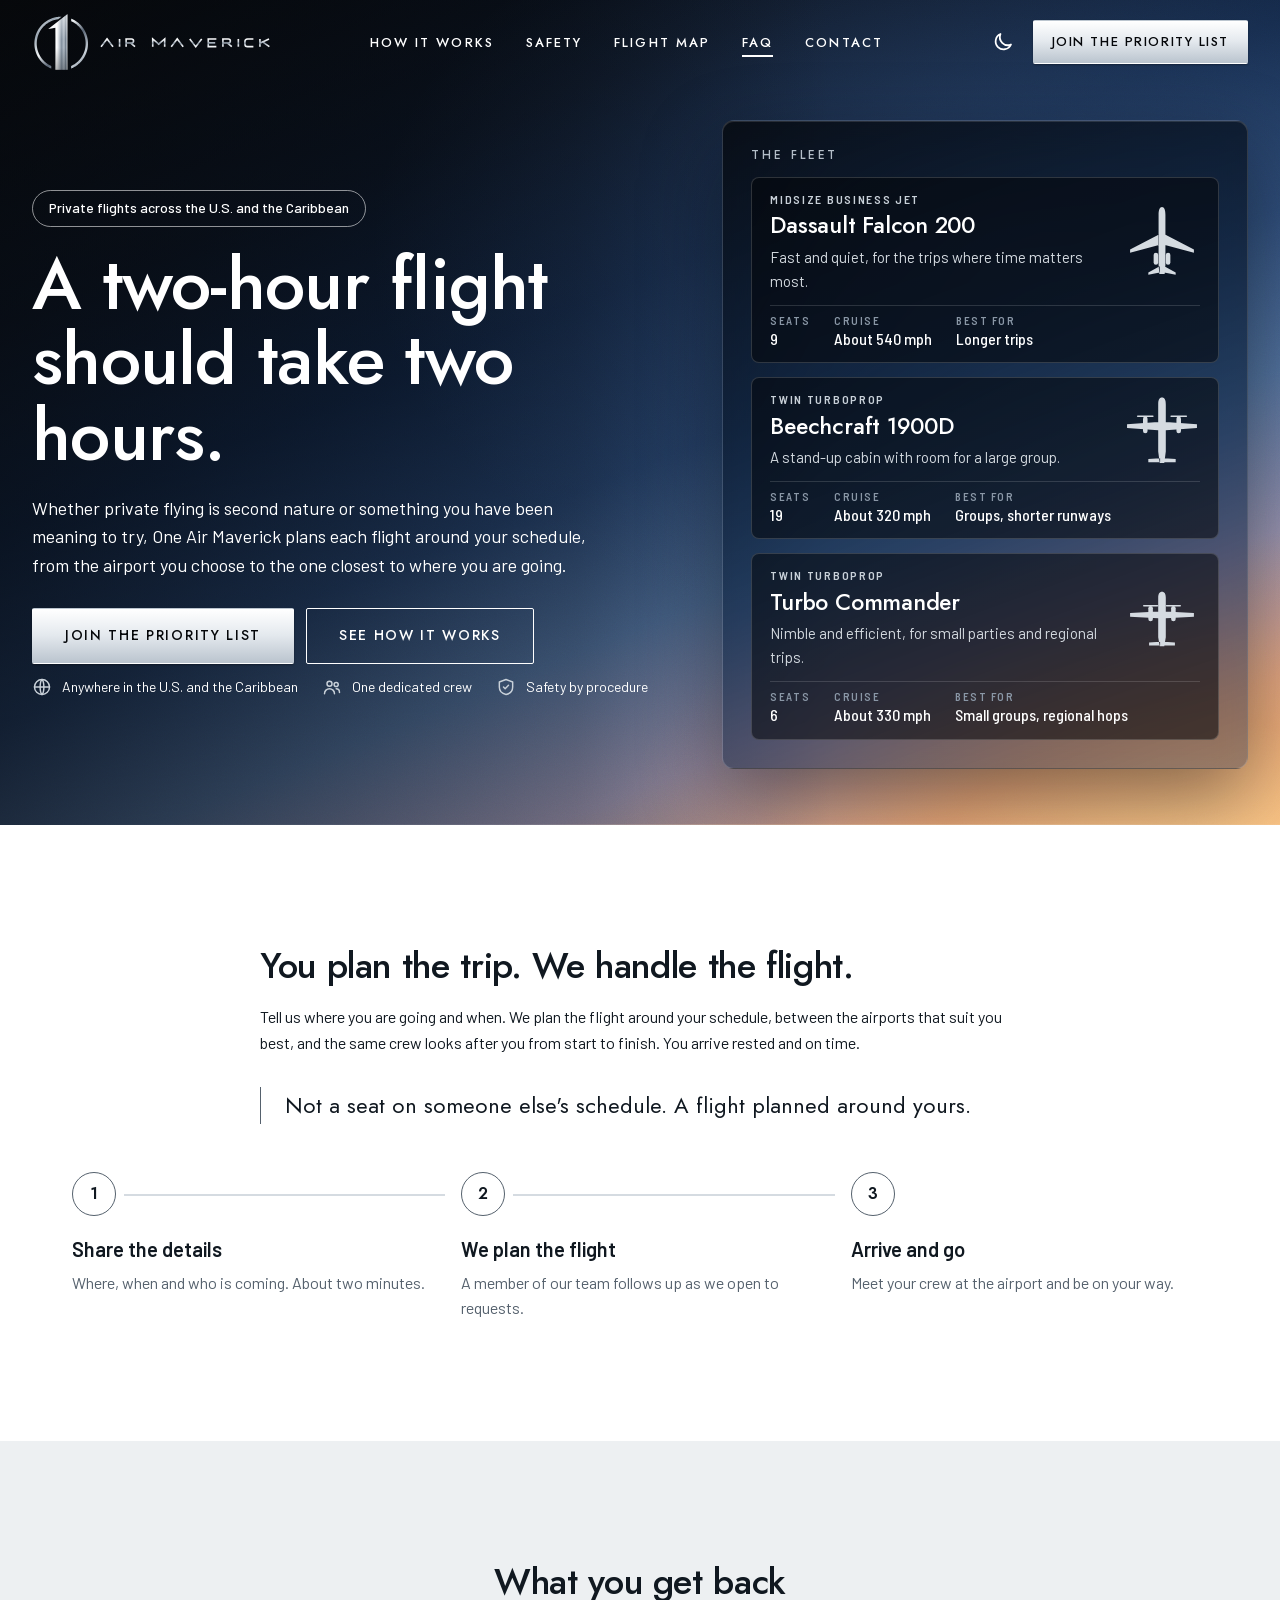
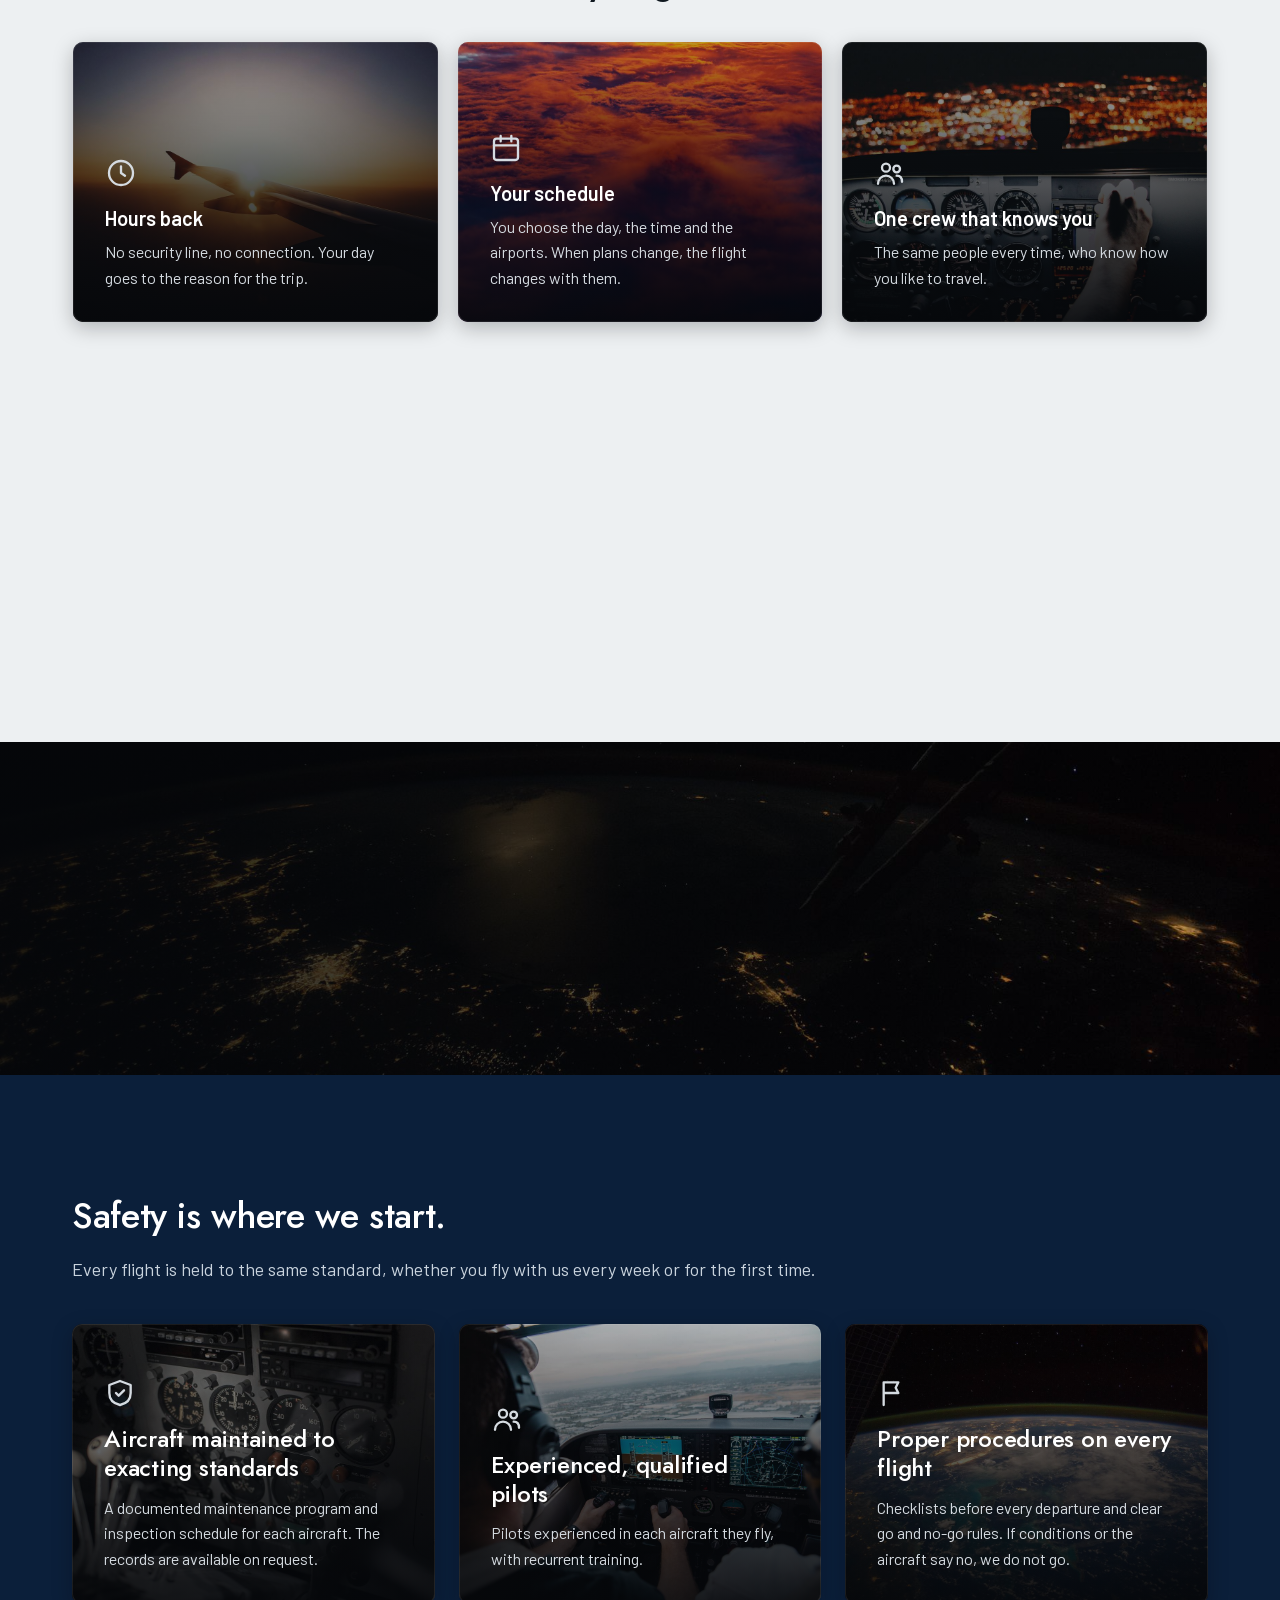
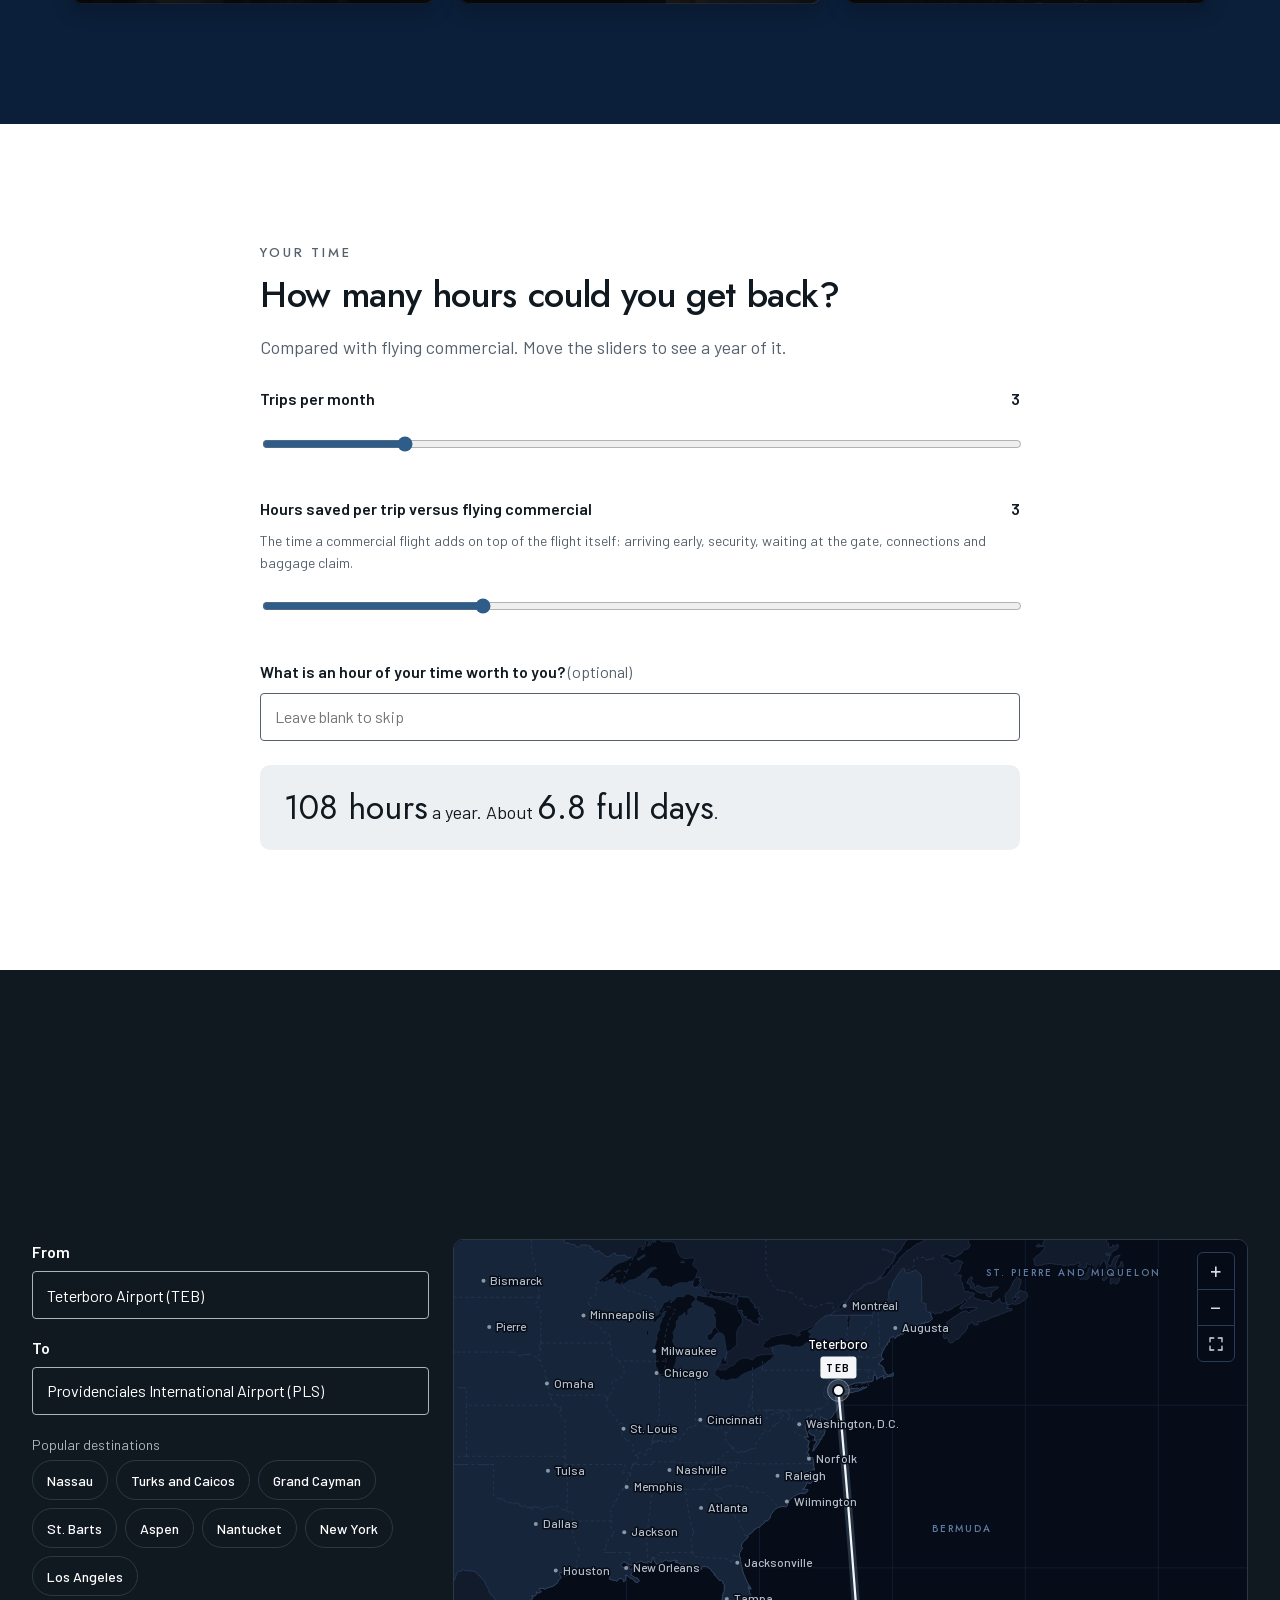
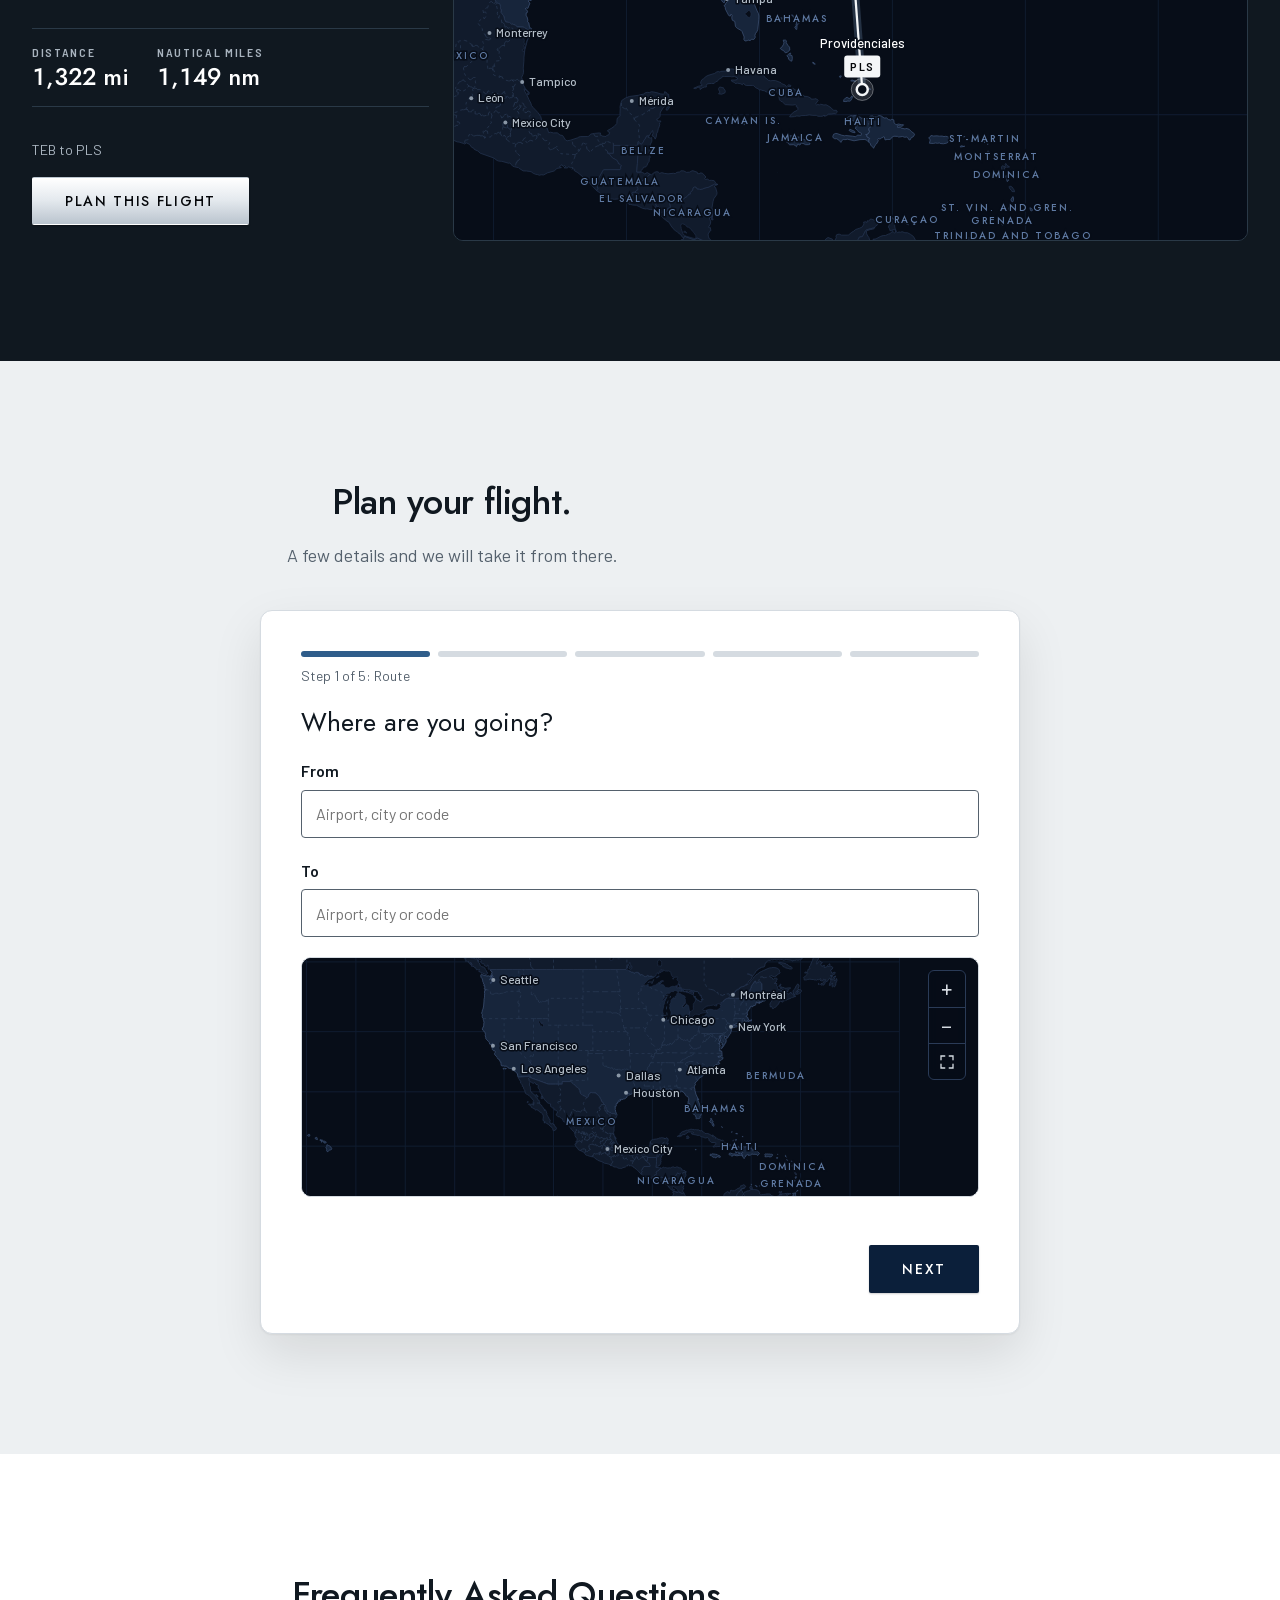
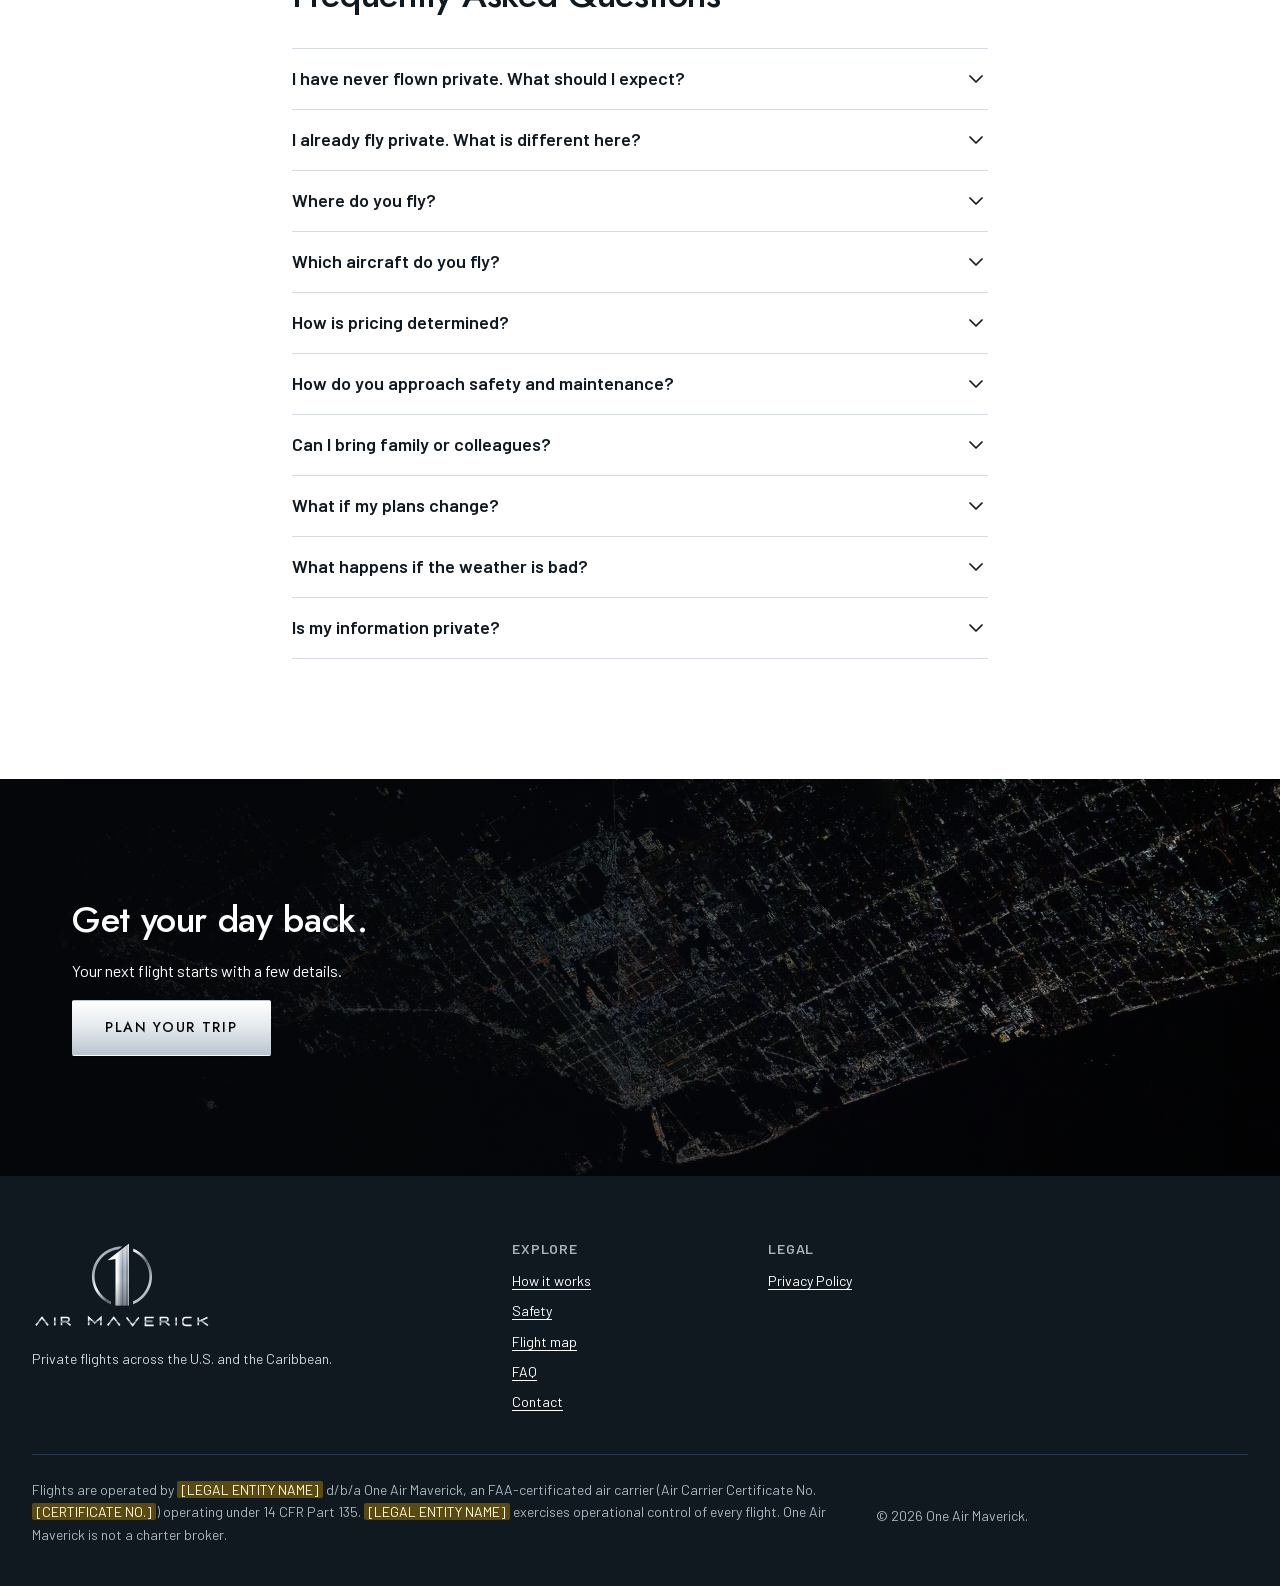
<file: OneAirMaverick-site/public/index.html>
<!doctype html>
<html lang="en" data-theme="light">
<head>
<meta charset="utf-8">
<meta name="viewport" content="width=device-width, initial-scale=1, viewport-fit=cover">
<title>One Air Maverick | Private Flights Across the U.S. and the Caribbean</title>
<meta name="description" content="Private flights anywhere in the U.S. and the Caribbean aboard the Falcon 200, Beechcraft 1900D and Turbo Commander. Your schedule, your airports, and one crew that knows you by name.">
<meta name="theme-color" content="#0B1F3A">
<meta property="og:type" content="website">
<meta property="og:title" content="One Air Maverick | Private Flights Across the U.S. and the Caribbean">
<meta property="og:description" content="Private flights anywhere in the U.S. and the Caribbean. Your schedule, your airports, and one crew that knows you by name.">
<meta name="twitter:card" content="summary_large_image">
<!-- TODO once the domain is live: add <link rel="canonical"> and make og:image a full URL (https://YOURDOMAIN/og-image.png) so link previews show the logo. -->
<link rel="icon" href="favicon.svg" type="image/svg+xml">
<link rel="icon" href="favicon.ico" sizes="48x48">
<link rel="icon" type="image/png" sizes="32x32" href="favicon-32x32.png">
<link rel="apple-touch-icon" href="apple-touch-icon.png">
<link rel="mask-icon" href="safari-pinned-tab.svg" color="#0B1F3A">
<link rel="manifest" href="site.webmanifest">
<meta property="og:image" content="og-image.png">
<link rel="stylesheet" href="assets/fonts/fonts.css">
<script>
/* Set theme before paint: saved choice, otherwise system preference. */
(function () {
  var t = null;
  try { t = localStorage.getItem("oam-theme"); } catch (e) {}
  if (!t) t = window.matchMedia && matchMedia("(prefers-color-scheme: dark)").matches ? "dark" : "light";
  document.documentElement.setAttribute("data-theme", t);
  document.documentElement.classList.add("js");
})();
</script>
<script type="application/ld+json">
{"@context":"https://schema.org","@type":"Organization","name":"One Air Maverick","description":"Private flights across the United States and the Caribbean.","areaServed":["United States","Caribbean"]}
</script>
<style>
/* ============ TOKENS ============ */
:root{
  --hangar:#101820; --night:#1B3A5C; --bearing:#2F5D8A; --sky:#7FA8D4; --horizon:#8A97A6; --taxiway:#C9D1D9; --navy:#0B1F3A; --chrome:linear-gradient(180deg,#FFFFFF 0%,#E4E9EE 48%,#BAC4CE 100%);
  --gray600:#55616D; --gray100:#EDF0F2; --white:#FFFFFF;
  --success:#2E7D5B; --error:#B93826;
  --grad:linear-gradient(135deg,#05070A 0%,#0A1424 32%,#0B1F3A 58%,#1E3557 80%,#3E5C86 100%);
  --ease:cubic-bezier(.4,0,.2,1);
  /* theme-dependent (light default) */
  --bg:#FFFFFF; --bg2:#EDF0F2; --text:#101820; --text2:#55616D; --border:#D5DBE1; --card:#FFFFFF;
  --link:#2F5D8A; --field:#55616D; --focus:#2F5D8A; --halo:0 0 0 0 transparent;
  --hdr-bg:#FFFFFF; --err:#B93826; --ok:#2E7D5B;
}
[data-theme="dark"]{
  --bg:#101820; --bg2:#17222C; --text:#EDF0F2; --text2:#A9B4BF; --border:#2A3947; --card:#17222C;
  --link:#7FA8D4; --field:#A9B4BF; --focus:#D5DBE1; --hdr-bg:#101820; --err:#E5705E; --ok:#4FB58A;
}
/* Fixed-dark and gradient sections keep the same look in both themes. */
.on-dark{--bg:#101820;--bg2:#17222C;--text:#FFFFFF;--text2:#A9B4BF;--border:#2A3947;--card:#17222C;--link:#7FA8D4;--field:#A9B4BF;--focus:#D5DBE1;--err:#E5705E;--ok:#4FB58A;color:var(--text)}
.on-night{--bg:#0B1F3A;--card:#17222C;--text:#FFFFFF;--text2:#C9D3DD;--border:#1E3557;--link:#7FA8D4;--field:#C9D3DD;--focus:#D5DBE1;color:var(--text)}
/* Gradient and photo surfaces: two-tone focus ring (Hangar with white bands) so it never blends with the gradient. */
.on-grad{--text:#FFFFFF;--text2:#E4EAF0;--link:#FFFFFF;--focus:#101820;--halo:0 0 0 6px #FFFFFF;color:var(--text)}

/* ============ BASE ============ */
*,*::before,*::after{box-sizing:border-box}
html{scroll-behavior:smooth;-webkit-text-size-adjust:100%}
body{margin:0;font-family:Barlow,system-ui,-apple-system,"Segoe UI",sans-serif;font-size:16px;line-height:1.6;color:var(--text);background:var(--bg);-webkit-font-smoothing:antialiased}
h1,h2,h3{font-family:Jost,"Futura","Century Gothic",sans-serif;font-weight:500;letter-spacing:-.01em;margin:0 0 .5em}
h4,h5,h6{font-family:Barlow,sans-serif;font-weight:600;margin:0 0 .4em;line-height:1.3}
p{margin:0 0 1em}
img,svg{max-width:100%}
a{color:var(--link);text-underline-offset:3px}
a:hover{text-decoration-thickness:2px}
:focus-visible{outline:2px solid var(--focus);outline-offset:2px;box-shadow:var(--halo);border-radius:4px}
.skip{position:absolute;left:16px;top:-80px;z-index:2000;background:var(--taxiway);color:var(--hangar);padding:12px 20px;border-radius:8px;font-weight:600;text-decoration:none}
.skip:focus{top:12px;--focus:#101820;--halo:0 0 0 6px #fff}
.sr{position:absolute;width:1px;height:1px;overflow:hidden;clip:rect(0 0 0 0);white-space:nowrap}
[hidden]{display:none!important}
.ic{width:24px;height:24px;stroke:currentColor;fill:none;stroke-width:1.75;stroke-linecap:round;stroke-linejoin:round;flex:none}
.c{width:100%;max-width:1200px;margin:0 auto;padding:0 16px}
.cw{max-width:1360px}
.cn{max-width:760px}
@media(min-width:768px){.c{padding:0 24px}}
@media(min-width:1024px){.c{padding:0 32px}}
section{padding:64px 0;scroll-margin-top:88px;position:relative}
@media(min-width:768px){section{padding:88px 0}}
@media(min-width:1024px){section{padding:120px 0}}
.sec-bg{background:var(--bg)}.sec-bg2{background:var(--bg2)}
.on-dark.sec{background:#101820}.on-night.sec{background:#0B1F3A}
.eyebrow{font:500 13px/1.4 Jost,sans-serif;letter-spacing:.22em;text-transform:uppercase;color:var(--text2);margin-bottom:12px}
h2{font-size:30px;line-height:1.15}h3{font-size:24px;line-height:1.2}
@media(min-width:768px){h2{font-size:36px}h3{font-size:30px}}
.lead{font-size:18px;color:var(--text2)}
.center{text-align:center}
.rv{opacity:1}
.js .rv{opacity:0;transform:translateY(12px);transition:opacity .5s var(--ease),transform .5s var(--ease)}
.js .rv.in{opacity:1;transform:none}

/* ============ BUTTONS ============ */
.btn{display:inline-flex;align-items:center;justify-content:center;gap:8px;min-height:48px;padding:14px 32px;border-radius:2px;border:1px solid transparent;font:500 14px/1.2 Jost,sans-serif;letter-spacing:.12em;text-transform:uppercase;text-decoration:none;cursor:pointer;transition:transform .15s var(--ease),box-shadow .15s var(--ease),background .15s var(--ease);text-align:center}
.btn-p{background:var(--chrome);color:#05070A;box-shadow:inset 0 1px 0 rgba(255,255,255,.9),0 1px 2px rgba(5,7,10,.35)}
.btn-p:hover{transform:translateY(-1px);box-shadow:inset 0 1px 0 #fff,0 8px 24px rgba(5,7,10,.35);filter:brightness(1.04)}
/* On light surfaces the primary button is solid navy instead of chrome. */
[data-theme="light"] .sec-bg .btn-p,[data-theme="light"] .sec-bg2 .btn-p,[data-theme="light"] .hdr.solid .btn-p,[data-theme="light"] .sticky .btn-p{background:var(--navy);color:#fff;box-shadow:0 1px 2px rgba(5,7,10,.2)}
[data-theme="light"] .sec-bg .btn-p:hover,[data-theme="light"] .sec-bg2 .btn-p:hover,[data-theme="light"] .hdr.solid .btn-p:hover,[data-theme="light"] .sticky .btn-p:hover{background:#12294A;box-shadow:0 8px 24px rgba(11,31,58,.28)}
.btn-p:active{transform:scale(.98)}
.btn-s{background:transparent;color:inherit;border:1px solid currentColor}
.btn-s:hover{background:rgba(127,127,127,.12)}
.btn-lg{min-height:56px}
.btn[disabled]{opacity:.6;cursor:not-allowed;transform:none}
.link-u{background:none;border:0;padding:0;color:var(--link);font:inherit;text-decoration:underline;text-underline-offset:3px;cursor:pointer}

/* ============ HEADER ============ */
.hdr{position:fixed;inset:0 0 auto 0;z-index:1000;height:64px;transition:height .3s var(--ease),background .3s var(--ease),box-shadow .3s var(--ease);color:#fff;--focus:#101820;--halo:0 0 0 6px #fff}
@media(min-width:768px){.hdr{height:84px}}
.hdr.solid{height:64px;background:var(--hdr-bg);color:var(--text);box-shadow:0 2px 12px rgba(16,24,32,.15);--focus:var(--focus-solid);--halo:0 0 0 0 transparent}
.hdr.solid{--focus-solid:#2F5D8A}
@media(min-width:768px){.hdr.solid{height:76px}}
[data-theme="dark"] .hdr.solid{--focus-solid:#D5DBE1}
.hdr .in{display:flex;align-items:center;justify-content:space-between;height:100%;gap:16px}
.logo{display:inline-flex;align-items:center;gap:10px;color:inherit;text-decoration:none;font-weight:600;letter-spacing:.14em;font-size:14px}
.logo img{display:block;height:auto}
.logo .lg-h{width:240px}.logo .lg-m{width:40px}
@media(max-width:767px){.hdr .lg-h{display:none}}
@media(min-width:768px){.hdr .lg-m{display:none}}
.lg-l{display:none}
[data-theme="light"] .hdr.solid .lg-d{display:none}
[data-theme="light"] .hdr.solid .lg-l{display:inline}
.nav{display:none;gap:32px}
.nav a{color:inherit;text-decoration:none;font:500 13px/1 Jost,sans-serif;letter-spacing:.16em;text-transform:uppercase;padding:8px 0;background:linear-gradient(currentColor,currentColor) left bottom/0 2px no-repeat;transition:background-size .3s var(--ease)}
.nav a:hover,.nav a[aria-current="true"]{background-size:100% 2px}
.hdr-r{display:flex;align-items:center;gap:8px}
.icon-btn{width:44px;height:44px;border-radius:8px;border:0;background:transparent;color:inherit;display:inline-flex;align-items:center;justify-content:center;cursor:pointer}
.icon-btn:hover{background:rgba(127,127,127,.18)}
.hdr .btn{min-height:44px;padding:10px 18px;font-size:13px}
.hide-sm{display:none}
@media(min-width:640px){.hide-sm{display:inline-flex}}
@media(min-width:1024px){.nav{display:flex}.burger{display:none}}
.sun{display:none}[data-theme="dark"] .sun{display:block}[data-theme="dark"] .moon{display:none}
.drawer{position:fixed;inset:0;z-index:1500;background:#101820;color:#fff;padding:24px 24px 32px;display:flex;flex-direction:column;gap:8px;--focus:#D5DBE1}
.drawer .top{display:flex;justify-content:space-between;align-items:center;margin-bottom:24px}
.drawer a.dl{color:#fff;font:400 30px/1.3 Jost,sans-serif;text-decoration:none;padding:10px 0;border-bottom:1px solid #2A3947}
.drawer .btn{margin-top:auto;width:100%}
.notice{background:var(--night);color:#fff;font-size:14px;text-align:center;padding:8px 16px;position:relative;z-index:1001}

/* ============ HERO ============ */
/* Sunset sky: night navy fading through steel blue and dusk mauve to a warm horizon glow. */
.hero{background:
    radial-gradient(ellipse 62% 55% at 94% 106%,rgba(255,206,140,.9) 0%,rgba(245,165,100,.5) 34%,rgba(214,140,120,.18) 58%,transparent 76%),
    radial-gradient(ellipse 70% 70% at 78% 30%,rgba(90,125,175,.35) 0%,transparent 70%),
    linear-gradient(158deg,#05070A 0%,#0A1424 24%,#0F2444 40%,#23406A 54%,#4F6E98 66%,#9A93AE 78%,#DDA88A 89%,#F6C88C 100%);
  color:#fff;padding:96px 0 56px;min-height:90vh;min-height:90svh;display:flex;align-items:center;overflow:hidden}
.hero::before{content:"";position:absolute;inset:0;pointer-events:none;background:linear-gradient(to bottom,rgba(5,7,10,.55) 0%,rgba(5,7,10,.3) 55%,transparent 100%)}
.hero .c{position:relative;z-index:1}
/* Fine grain keeps the long gradient from banding and gives it a filmic finish. */
.hero::after{content:"";position:absolute;inset:0;pointer-events:none;opacity:.07;mix-blend-mode:overlay;
  background-image:url("data:image/svg+xml,%3Csvg xmlns='http://www.w3.org/2000/svg' width='160' height='160'%3E%3Cfilter id='n'%3E%3CfeTurbulence type='fractalNoise' baseFrequency='.9' numOctaves='2' stitchTiles='stitch'/%3E%3C/filter%3E%3Crect width='100%25' height='100%25' filter='url(%23n)'/%3E%3C/svg%3E")}
/* A thin horizon line where the glow meets the next section. */
.hero .horizon{position:absolute;left:0;right:0;bottom:0;height:1px;background:linear-gradient(90deg,transparent 0%,rgba(255,255,255,.08) 40%,rgba(255,214,170,.55) 85%,rgba(255,214,170,.2) 100%);pointer-events:none}
.hero-grid{display:grid;gap:40px}
.pill{display:inline-block;font-size:14px;font-weight:500;border:1px solid rgba(255,255,255,.55);border-radius:999px;padding:6px 16px;margin-bottom:20px}
.hero h1{font-size:44px;line-height:1.05;margin-bottom:20px}
.hero .lead{color:#fff;max-width:560px}
.cta-row{display:flex;flex-direction:column;gap:12px;margin:28px 0 12px}
.micro{font-size:14px;color:#E4EAF0;margin-bottom:24px;max-width:520px}
.trust{list-style:none;margin:0;padding:0;display:grid;gap:10px;font-size:14px}
.trust li{display:flex;gap:10px;align-items:center}
.trust .ic{width:20px;height:20px;color:var(--taxiway)}
.hero-vis{position:relative;border-radius:12px;overflow:hidden;background:linear-gradient(160deg,rgba(5,7,10,.78),rgba(11,31,58,.62) 60%,rgba(35,50,80,.45));-webkit-backdrop-filter:blur(14px) saturate(120%);backdrop-filter:blur(14px) saturate(120%);border:1px solid rgba(255,255,255,.16);box-shadow:0 30px 80px rgba(5,7,10,.45),inset 0 1px 0 rgba(255,255,255,.12);padding:20px;display:grid;gap:14px;align-content:center}
.fleet-h{font:500 12px/1 Jost,sans-serif;letter-spacing:.24em;text-transform:uppercase;color:#B4BEC8;margin:0 0 2px}
.ac{position:relative;display:grid;grid-template-columns:1fr auto;gap:4px 16px;align-items:center;background:rgba(5,7,10,.55);border:1px solid rgba(255,255,255,.16);border-radius:8px;padding:14px 18px;color:#fff}
.ac .ac-cat{font:600 12px/1.2 "Barlow Semi Condensed",Barlow,sans-serif;letter-spacing:.14em;text-transform:uppercase;color:var(--taxiway)}
.ac .ac-name{font:500 23px/1.15 Jost,sans-serif;margin:2px 0 2px}
.ac p{margin:0;font-size:15px;color:#D5DBE1}
.ac svg{grid-row:1/span 3;grid-column:2;width:76px;height:76px;color:#D5DBE1}
.ac dl{grid-column:1/-1;display:flex;flex-wrap:wrap;gap:6px 24px;margin:8px 0 0;padding-top:8px;border-top:1px solid rgba(255,255,255,.14)}
.ac dt{font:600 11px/1.2 "Barlow Semi Condensed",sans-serif;letter-spacing:.14em;text-transform:uppercase;color:#8A97A6}
.ac dd{margin:2px 0 0;font:500 16px/1.2 "Barlow Semi Condensed",sans-serif}
@media(min-width:640px){.cta-row{flex-direction:row}}
@media(min-width:1024px){
  .hero{padding:120px 0 80px}
  .hero::before{background:linear-gradient(to right,rgba(5,7,10,.6),rgba(5,7,10,.3) 45%,transparent 65%)}
  .hero-grid{grid-template-columns:55fr 45fr;align-items:center;gap:48px}
  .hero h1{font-size:72px}
  .hero-vis{padding:28px}
  .trust{display:flex;gap:24px;flex-wrap:wrap}
}

.card{background:var(--card);border:1px solid var(--border);border-radius:10px;padding:24px;box-shadow:0 1px 2px rgba(5,7,10,.05),0 14px 36px rgba(5,7,10,.08)}
@media(min-width:768px){.card{padding:32px}}
.card .ic{width:32px;height:32px;margin-bottom:16px;color:var(--link)}
.on-dark .card .ic{color:var(--taxiway)}

/* ============ SOLUTION ============ */
.callout{border-left:1px solid var(--text2);background:transparent;border-radius:0;padding:4px 0 4px 24px;font:400 22px/1.3 Jost,sans-serif;margin:32px 0}
[data-theme="dark"] .callout{border-color:var(--taxiway)}
.steps{list-style:none;margin:48px 0 0;padding:0;display:grid;gap:28px;counter-reset:s}
.steps li{counter-increment:s;position:relative;padding-left:64px}
.steps li::before{content:counter(s);position:absolute;left:0;top:0;width:44px;height:44px;border-radius:50%;background:var(--bg);border:1px solid var(--text2);color:var(--text);font-family:Jost,sans-serif;font-weight:600;display:flex;align-items:center;justify-content:center}
.steps h4{font-size:20px}
.steps p{margin:0;color:var(--text2)}
@media(min-width:1024px){
  .steps{grid-template-columns:repeat(3,1fr);gap:32px}
  .steps li{padding:64px 0 0}
  .steps li::after{content:"";position:absolute;left:52px;right:-16px;top:22px;height:2px;background:var(--border)}
  .steps li:last-child::after{display:none}
}
.solution .wide{max-width:1200px}

/* ============ PHOTO CARDS ============ */
/* Images in assets/images/ are public domain or CC0; sources in assets/images/CREDITS.md. */
.card.ph{position:relative;overflow:hidden;isolation:isolate;border:0;min-height:280px;display:flex;flex-direction:column;justify-content:flex-end;
  background:#05070A var(--img) center/cover no-repeat;color:#fff;--text2:#D5DBE1;--link:#D5DBE1;box-shadow:0 6px 20px rgba(5,7,10,.25)}
.card.ph::after{content:"";position:absolute;inset:0;border-radius:inherit;box-shadow:inset 0 0 0 1px rgba(255,255,255,.08);pointer-events:none}
.card.ph::before{content:"";position:absolute;inset:-1px;z-index:-1;background:linear-gradient(to top,rgba(5,7,10,.92) 0%,rgba(5,7,10,.7) 45%,rgba(5,7,10,.25) 100%)}
.card.ph .ic{color:#D5DBE1!important}
.card.ph h3,.card.ph h4{color:#fff}
.card.ph p{color:#D5DBE1!important}
@media(prefers-reduced-motion:no-preference){.card.ph{transition:transform .4s var(--ease)}.card.ph:hover{transform:translateY(-3px)}}

/* ============ BENEFITS ============ */
.bgrid{display:flex;flex-wrap:wrap;gap:20px;justify-content:center;margin-top:40px}
.bgrid .card{flex:1 1 100%}
@media(min-width:768px){.bgrid .card{flex:1 1 calc(50% - 20px);max-width:calc(50% - 10px)}}
@media(min-width:1024px){.bgrid .card{flex:1 1 calc(33.33% - 20px);max-width:calc(33.33% - 14px)}}
.bgrid h4{font-size:20px}.bgrid p{margin:0;color:var(--text2)}

/* ============ CTA BANDS ============ */
.band{background:linear-gradient(90deg,rgba(5,7,10,.9) 0%,rgba(5,7,10,.65) 50%,rgba(5,7,10,.2) 100%),#05070A var(--img,none) center/cover no-repeat;color:#fff;padding:64px 0}
@media(min-width:768px){.band{padding:88px 0}}
.band.final{padding:88px 0}
@media(min-width:1024px){.band.final{padding:120px 0}}
.band .box{max-width:620px}
.band p{color:#fff}

/* ============ SAFETY ============ */
.pillars{display:grid;gap:20px;margin-top:40px}
@media(min-width:1024px){.pillars{grid-template-columns:repeat(3,1fr);gap:24px}}
.pillar h3{font-size:24px}
.pillar p{color:var(--text2);margin:0}
.pillar details{margin-top:16px;border-top:1px solid var(--border);padding-top:12px}
.pillar summary{cursor:pointer;font-weight:600;min-height:44px;display:flex;align-items:center}
.pillar dl{margin:8px 0 0;display:grid;grid-template-columns:auto 1fr;gap:6px 16px;font-size:15px}
.pillar dt{color:var(--text2)}.pillar dd{margin:0}
.beam{position:relative;margin-top:24px;padding:32px;border-radius:16px;background:#17222C;border:1px solid transparent;background-clip:padding-box}
.beam::before{content:"";position:absolute;inset:-1px;border-radius:17px;z-index:-1;background:conic-gradient(from var(--a,0deg),transparent 0 70%,var(--taxiway) 85%,transparent 100%);animation:spin 6s linear infinite}
@property --a{syntax:"<angle>";inherits:false;initial-value:0deg}
@keyframes spin{to{--a:360deg}}
.beam h3{margin-bottom:8px}.beam p{color:var(--text2)}
.foot-note{font-size:14px;color:var(--text2);margin-top:24px}

/* ============ TIME ============ */
.calc{max-width:760px;margin:0 auto}
.field-row{margin:24px 0}
.field-row label,.lbl{display:flex;justify-content:space-between;gap:12px;font-weight:600;margin-bottom:8px}
.field-row .help{font-size:14px;color:var(--text2);margin:0 0 8px}
input[type=range]{width:100%;height:44px;accent-color:var(--bearing);cursor:pointer}
[data-theme="dark"] input[type=range]{accent-color:var(--taxiway)}
.out{background:var(--bg2);border-radius:10px;padding:24px;margin-top:24px;font-size:18px}
.out strong{font:400 34px/1.1 Jost,sans-serif}
.small{font-size:14px;color:var(--text2)}

/* ============ ROUTES ============ */
.rgrid{display:grid;gap:24px;margin-top:32px}
@media(min-width:1024px){.rgrid{grid-template-columns:4fr 8fr;align-items:stretch}}
.rform{display:grid;gap:16px;align-content:start}
.rform .fg{margin:0}
.chips{display:flex;flex-wrap:wrap;gap:8px;margin-top:4px}
.chip{min-height:40px;padding:6px 14px;border-radius:999px;border:1px solid var(--border);background:transparent;color:var(--text);font:500 14px Barlow,sans-serif;cursor:pointer}
.chip:hover{border-color:var(--taxiway)}
.rstats{display:flex;gap:28px;padding:16px 0;border-top:1px solid var(--border);border-bottom:1px solid var(--border)}
.rstats dt{font:600 12px/1.2 "Barlow Semi Condensed",sans-serif;letter-spacing:.14em;text-transform:uppercase;color:var(--text2)}
.rstats dd{margin:4px 0 0;font:500 24px/1.1 Jost,sans-serif;font-variant-numeric:tabular-nums}
.lmap{height:340px;border-radius:10px;border:1px solid var(--border);overflow:hidden;background:#0B111A;z-index:0}
@media(min-width:1024px){#rmap{height:100%;min-height:460px}}
.lmap.sm{height:240px;margin-bottom:20px}
/* Route map, drawn in SVG from local public-domain data */
.gm{position:relative;overflow:hidden;cursor:grab;touch-action:pan-y;user-select:none;-webkit-user-select:none;background:#070D18}
.gm.drag{cursor:grabbing}
.gm svg{position:absolute;inset:0;width:100%;height:100%;display:block}
.gm-sea{fill:#070D18}
.gm-grat{fill:none;stroke:#101C30;stroke-width:1;vector-effect:non-scaling-stroke}
.gm-land{fill:#111B2C;stroke:#22324C;stroke-width:.8;vector-effect:non-scaling-stroke;stroke-linejoin:round}
.gm-land.in{fill:#17253B;stroke:#3A4F70}
.gm-lake{fill:#070D18;stroke:#22324C;stroke-width:.6;vector-effect:non-scaling-stroke}
.gm-state{fill:none;stroke:#2A3B57;stroke-width:.7;stroke-dasharray:3 3;vector-effect:non-scaling-stroke}
.gm-route{fill:none;stroke:#F4F6F8;stroke-width:2.25;stroke-linecap:round;vector-effect:non-scaling-stroke}
.gm-route-glow{fill:none;stroke:#8FB0DA;stroke-width:8;stroke-linecap:round;stroke-opacity:.22;vector-effect:non-scaling-stroke}
.gm-city{font:500 12px Barlow,sans-serif;fill:#B4BEC8;paint-order:stroke;stroke:#070D18;stroke-width:3px;stroke-linejoin:round}
.gm-city-dot{fill:#8A97A6}
.gm-country{font:500 10px Jost,sans-serif;letter-spacing:.2em;fill:#5F7AA3;paint-order:stroke;stroke:#070D18;stroke-width:3px}
.gm-end .halo{fill:rgba(244,246,248,.12);stroke:rgba(244,246,248,.35);stroke-width:1}
.gm-end .dot{fill:#F4F6F8;stroke:#070D18;stroke-width:2}
.gm-end.to .dot{fill:#070D18;stroke:#F4F6F8;stroke-width:2.5}
.gm-end .tag{fill:#F4F6F8}
.gm-end .tag-t{font:600 12px "Barlow Semi Condensed",Barlow,sans-serif;letter-spacing:.12em;fill:#05070A}
.gm-end .end-name{font:500 13px Barlow,sans-serif;fill:#fff;paint-order:stroke;stroke:#070D18;stroke-width:3.5px;stroke-linejoin:round}
.gm-ctl{position:absolute;top:12px;right:12px;display:flex;flex-direction:column;border:1px solid #2A3B57;border-radius:6px;overflow:hidden;background:rgba(7,13,24,.85);-webkit-backdrop-filter:blur(6px);backdrop-filter:blur(6px);z-index:2}
.gm-ctl button{width:36px;height:36px;border:0;background:transparent;color:#D5DBE1;font:400 20px/1 Jost,sans-serif;cursor:pointer;display:flex;align-items:center;justify-content:center}
.gm-ctl button+button{border-top:1px solid #2A3B57}
.gm-ctl button:hover{background:rgba(255,255,255,.08)}
.gm-ctl svg{width:18px;height:18px;position:static}
.route-note{font-size:14px;color:var(--text2);margin:0}
/* Place search */
.ac-wrap{position:relative}
.ac-list{position:absolute;left:0;right:0;top:calc(100% + 4px);z-index:50;margin:0;padding:6px;list-style:none;background:var(--card);color:var(--text);border:1px solid var(--border);border-radius:10px;box-shadow:0 10px 30px rgba(5,7,10,.25);max-height:280px;overflow:auto}
.ac-list li{padding:9px 12px;border-radius:6px;cursor:pointer;display:flex;justify-content:space-between;align-items:center;gap:12px}
.ac-list li b{display:block;font-weight:500}
.ac-list li em{display:block;font-style:normal;font-size:13px;color:var(--text2)}
.ac-list li small{font:600 12px "Barlow Semi Condensed",sans-serif;letter-spacing:.1em}
.ac-list li small{color:var(--text2);white-space:nowrap}
.ac-list li[aria-selected="true"],.ac-list li:hover{background:var(--bg2)}
.ac-list .none{cursor:default;color:var(--text2)}

/* ============ PLANNER ============ */
.planner{max-width:760px;margin:40px auto 0;background:var(--card);border:1px solid var(--border);border-radius:12px;padding:24px;box-shadow:0 1px 2px rgba(5,7,10,.05),0 20px 50px rgba(5,7,10,.10)}
@media(min-width:768px){.planner{padding:40px}}
.stepper{display:flex;gap:8px;margin-bottom:8px}
.stepper i{flex:1;height:6px;border-radius:3px;background:var(--border)}
.stepper i.done{background:var(--bearing)}
[data-theme="dark"] .stepper i.done{background:var(--taxiway)}
.stepcount{font-size:14px;color:var(--text2);margin-bottom:20px}
.planner fieldset{border:0;margin:0;padding:0;min-width:0}
.planner legend{font:400 26px/1.2 Jost,sans-serif;margin-bottom:20px;padding:0}
.fg{margin-bottom:20px}
.fg label,.fg .lbl{display:block;font-weight:600;margin-bottom:6px}
.fg .opt{font-weight:400;color:var(--text2)}
.inp{width:100%;min-height:48px;padding:10px 14px;border-radius:4px;border:1px solid var(--field);background:var(--bg);color:var(--text);font:400 16px Barlow,sans-serif}
textarea.inp{min-height:120px;resize:vertical}
.inp[aria-invalid="true"]{border-color:var(--err);border-width:2px}
.row2{display:grid;gap:16px}
@media(min-width:640px){.row2{grid-template-columns:1fr 1fr}}
.chk{display:flex;gap:12px;align-items:flex-start;min-height:44px;font-weight:400!important}
.chk input,.radio input{width:22px;height:22px;margin-top:2px;accent-color:var(--bearing);flex:none}
[data-theme="dark"] .chk input,[data-theme="dark"] .radio input{accent-color:var(--taxiway)}
.radios{display:flex;gap:12px;flex-wrap:wrap}
.radio{display:flex;gap:10px;align-items:center;min-height:44px;padding:0 16px;border:1px solid var(--field);border-radius:8px;font-weight:500!important;margin:0!important;cursor:pointer}
.err{display:flex;gap:6px;align-items:flex-start;color:var(--err);font-size:14px;margin:6px 0 0}
.err .ic{width:18px;height:18px;margin-top:2px}
.help{font-size:14px;color:var(--text2);margin:6px 0 0}
.nav-btns{display:flex;justify-content:space-between;gap:12px;margin-top:28px}
.hp{position:absolute;left:-9999px;width:1px;height:1px;overflow:hidden}
.runway{height:3px;background:var(--border);border-radius:2px;overflow:hidden;margin-top:16px}
.runway::after{content:"";display:block;height:100%;width:30%;background:var(--bearing);animation:run 1.1s linear infinite}
@keyframes run{from{transform:translateX(-100%)}to{transform:translateX(340%)}}
.success{text-align:center}
.success svg.big{width:64px;height:64px;color:var(--ok);margin-bottom:12px}
.success .chk-path{stroke-dasharray:40;stroke-dashoffset:40;animation:draw .6s .1s var(--ease) forwards}
@keyframes draw{to{stroke-dashoffset:0}}
.summary{text-align:left;background:var(--bg2);border-radius:12px;padding:16px 20px;margin:20px 0;font-size:15px}
.summary dl{margin:0;display:grid;grid-template-columns:auto 1fr;gap:4px 16px}
.summary dt{color:var(--text2)}.summary dd{margin:0}
.demo-note{background:var(--bg2);border:1px dashed var(--field);border-radius:8px;padding:10px 14px;font-size:14px;margin-top:16px;text-align:left}
.contact-block{max-width:760px;margin:24px auto 0;text-align:center}

/* ============ FAQ ============ */
.faq{margin-top:32px;border-top:1px solid var(--border)}
.faq details{border-bottom:1px solid var(--border)}
.faq summary{list-style:none;cursor:pointer;display:flex;justify-content:space-between;align-items:center;gap:16px;min-height:60px;padding:14px 0;font-weight:600;font-size:18px}
.faq summary::-webkit-details-marker{display:none}
.faq summary .ic{transition:transform .3s var(--ease)}
.faq details[open] summary .ic{transform:rotate(180deg)}
.faq .ans{padding:0 0 20px;color:var(--text2)}

/* ============ FOOTER ============ */
footer{background:#101820;color:#fff;padding:64px 0 32px;font-size:14px;--focus:#D5DBE1}
.fgrid{display:grid;gap:32px}
@media(min-width:768px){.fgrid{grid-template-columns:1fr 1fr}}
@media(min-width:1024px){.fgrid{grid-template-columns:2fr 1fr 1fr 1fr}}
footer h5{font-size:14px;letter-spacing:.06em;text-transform:uppercase;color:#A9B4BF;margin-bottom:12px}
footer ul{list-style:none;margin:0;padding:0;display:grid;gap:8px}
footer a{color:#fff;text-decoration:underline;text-underline-offset:3px}
footer a:hover{color:var(--sky)}
footer .tag{color:#C9D3DD;max-width:320px;margin-top:12px}
.legal{border-top:1px solid #2A3947;margin-top:40px;padding-top:24px;color:#A9B4BF;display:flex;gap:8px 24px;flex-wrap:wrap;align-items:center}
.legal .disc{flex:1 1 100%;margin:0 0 8px;max-width:820px;line-height:1.6}
.legal a{color:#A9B4BF}
mark.fill{background:#5A4A12;color:#FFF6D6;padding:0 4px;border-radius:2px}

/* ============ STICKY CTA / CONSENT ============ */
.sticky{position:fixed;left:0;right:0;bottom:0;z-index:900;background:var(--hdr-bg);border-top:1px solid var(--border);padding:8px 16px calc(8px + env(safe-area-inset-bottom));transform:translateY(110%);transition:transform .3s var(--ease);--focus:var(--focus)}
.sticky.show{transform:none}
.sticky .btn{width:100%;min-height:48px}
@media(min-width:768px){.sticky{display:none}}
@media(max-width:767px){footer{padding-bottom:calc(88px + env(safe-area-inset-bottom))}}
.consent{position:fixed;left:16px;right:16px;bottom:16px;z-index:1200;max-width:520px;background:#101820;color:#fff;border:1px solid #2A3947;border-radius:12px;padding:16px;font-size:14px;--focus:#D5DBE1}
.consent .btns{display:flex;gap:8px;margin-top:12px}
.consent .btn{min-height:44px;padding:8px 18px;font-size:14px}

/* ============ REDUCED MOTION ============ */
@media(prefers-reduced-motion:reduce){
  html{scroll-behavior:auto}
  *,*::before,*::after{animation:none!important;transition:none!important}
  .js .rv{opacity:1;transform:none}
  .beam::before{animation:none}
}
</style>
</head>
<body>

<!-- Icon sprite: outline style, 1.75 stroke -->
<svg width="0" height="0" style="position:absolute" aria-hidden="true" focusable="false">
  <symbol id="i-clock" viewBox="0 0 24 24"><circle cx="12" cy="12" r="9"/><path d="M12 7v5l3 2"/></symbol>
  <symbol id="i-cal" viewBox="0 0 24 24"><rect x="3" y="5" width="18" height="16" rx="2"/><path d="M3 10h18M8 3v4M16 3v4"/></symbol>
  <symbol id="i-crew" viewBox="0 0 24 24"><circle cx="9" cy="8" r="3"/><path d="M3 20c0-3.3 2.7-6 6-6s6 2.7 6 6"/><circle cx="17" cy="9" r="2.5"/><path d="M17 14c2.5 0 4 1.8 4 4.5"/></symbol>
  <symbol id="i-pin" viewBox="0 0 24 24"><path d="M12 21s7-6.2 7-11a7 7 0 10-14 0c0 4.8 7 11 7 11z"/><circle cx="12" cy="10" r="2.5"/></symbol>
  <symbol id="i-users" viewBox="0 0 24 24"><circle cx="8" cy="8" r="3"/><circle cx="16" cy="8" r="3"/><path d="M2 20c0-3 2.7-5 6-5M22 20c0-3-2.7-5-6-5M9 20c0-2.5 1.5-4 3-4s3 1.5 3 4"/></symbol>
  <symbol id="i-shield" viewBox="0 0 24 24"><path d="M12 3l8 3v6c0 5-3.5 8-8 9-4.5-1-8-4-8-9V6z"/><path d="M9 12l2 2 4-4"/></symbol>
  <symbol id="i-globe" viewBox="0 0 24 24"><circle cx="12" cy="12" r="9"/><path d="M3 12h18M12 3c3 3 3 15 0 18M12 3c-3 3-3 15 0 18"/></symbol>
  <symbol id="i-alarm" viewBox="0 0 24 24"><circle cx="12" cy="13" r="8"/><path d="M12 9v4l2.5 1.5M4 5l3-2M20 5l-3-2"/></symbol>
  <symbol id="i-flag" viewBox="0 0 24 24"><path d="M5 21V4M5 4h11l-2 4 2 4H5"/></symbol>
  <symbol id="i-seat" viewBox="0 0 24 24"><path d="M7 4h4a2 2 0 012 2v6h5v4H9a2 2 0 01-2-2zM9 20h9"/></symbol>
  <symbol id="i-sun" viewBox="0 0 24 24"><circle cx="12" cy="12" r="4"/><path d="M12 2v2M12 20v2M2 12h2M20 12h2M5 5l1.5 1.5M17.5 17.5L19 19M5 19l1.5-1.5M17.5 6.5L19 5"/></symbol>
  <symbol id="i-moon" viewBox="0 0 24 24"><path d="M20 14.5A8 8 0 019.5 4 8 8 0 1020 14.5z"/></symbol>
  <symbol id="i-menu" viewBox="0 0 24 24"><path d="M4 7h16M4 12h16M4 17h16"/></symbol>
  <symbol id="i-x" viewBox="0 0 24 24"><path d="M6 6l12 12M18 6L6 18"/></symbol>
  <symbol id="i-chev" viewBox="0 0 24 24"><path d="M6 9l6 6 6-6"/></symbol>
  <symbol id="i-alert" viewBox="0 0 24 24"><circle cx="12" cy="12" r="9"/><path d="M12 7v6M12 16.5v.5"/></symbol>
  <symbol id="i-jet" viewBox="0 0 100 100"><path fill="currentColor" d="M50 4c3 0 4.5 4 4.5 10v66l-1 12h-7l-1-12V14c0-6 1.5-10 4.5-10zM46 40L8 60v4l38-10zM54 40l38 20v4L54 54zM47 82l-15 8v3l15-3zM53 82l15 8v3l-15-3z"/><rect fill="currentColor" x="39" y="64" width="6" height="16" rx="3"/><rect fill="currentColor" x="55" y="64" width="6" height="16" rx="3"/></symbol>
  <symbol id="i-prop" viewBox="0 0 100 100"><path fill="currentColor" d="M50 6c3.5 0 5 3 5 9v62l-2 15h-6l-2-15V15c0-6 1.5-9 5-9zM45 38L4 41v5l41 3zM55 38l41 3v5l-41 3zM47.5 86L32 87v4h15.5zM52.5 86L68 87v4H52.5z"/><rect fill="currentColor" x="25" y="31" width="6" height="22" rx="3"/><rect fill="currentColor" x="69" y="31" width="6" height="22" rx="3"/><rect fill="currentColor" x="17" y="29.5" width="22" height="2" rx="1"/><rect fill="currentColor" x="61" y="29.5" width="22" height="2" rx="1"/></symbol>
  <symbol id="i-prop2" viewBox="0 0 100 100"><path fill="currentColor" d="M50 14c3.5 0 5 3 5 8v52l-2 12h-6l-2-12V22c0-5 1.5-8 5-8zM45 40L8 42v5l37 2zM55 40l37 2v5l-37 2zM47.5 80L33 81v4h14.5zM52.5 80L67 81v4H52.5z"/><rect fill="currentColor" x="32" y="33" width="6" height="20" rx="3"/><rect fill="currentColor" x="62" y="33" width="6" height="20" rx="3"/><rect fill="currentColor" x="25" y="31.5" width="20" height="2" rx="1"/><rect fill="currentColor" x="55" y="31.5" width="20" height="2" rx="1"/></symbol>
  <symbol id="i-plane" viewBox="0 0 24 24"><path fill="currentColor" stroke="none" d="M12 2c1 0 1.5 1 1.5 2v6l8 5v2l-8-2v5l2 2v1.5l-3.5-1L8.5 21.5V20l2-2v-5l-8 2v-2l8-5V4c0-1 .5-2 1.5-2z"/></symbol>
</svg>

<a class="skip" href="#main">Skip to content</a>

<div class="notice" id="notice" hidden>
  <!-- Optional schedule notice. Enable only for a real capacity limit (CONFIG.scheduleNotice). -->
  <span id="notice-text"></span>
</div>

<!-- ============ HEADER ============ -->
<header class="hdr" id="hdr">
  <div class="c cw in">
    <a class="logo" href="#top" aria-label="One Air Maverick, home"><span class="lg-d"><img class="lg-m" src="assets/logo/color-on-dark-mark.svg" alt="" width="40" height="40"><img class="lg-h" src="assets/logo/color-on-dark-horizontal.svg" alt="" width="240" height="60"></span><span class="lg-l"><img class="lg-m" src="assets/logo/dark-on-light-mark.svg" alt="" width="40" height="40"><img class="lg-h" src="assets/logo/dark-on-light-horizontal.svg" alt="" width="240" height="60"></span></a>
    <nav class="nav" aria-label="Primary">
      <a href="#how-it-works">How it works</a>
      <a href="#safety">Safety</a>
      <a href="#routes">Flight map</a>
      <a href="#faq">FAQ</a>
      <a href="#plan">Contact</a>
    </nav>
    <div class="hdr-r">
      <button class="icon-btn" id="theme" type="button" aria-pressed="false" aria-label="Dark mode">
        <svg class="ic moon" aria-hidden="true"><use href="#i-moon"/></svg><svg class="ic sun" aria-hidden="true"><use href="#i-sun"/></svg>
      </button>
      <a class="btn btn-p hide-sm" href="#plan" data-cta="header"><span data-copy="cta">Join the priority list</span></a>
      <button class="icon-btn burger" id="burger" type="button" aria-expanded="false" aria-controls="drawer" aria-label="Open menu"><svg class="ic" aria-hidden="true"><use href="#i-menu"/></svg></button>
    </div>
  </div>
</header>

<div class="drawer" id="drawer" role="dialog" aria-modal="true" aria-label="Menu" hidden>
  <div class="top">
    <span class="logo"><img class="lg-h" src="assets/logo/color-on-dark-horizontal.svg" alt="One Air Maverick" width="200" height="50" style="width:200px"></span>
    <button class="icon-btn" id="drawer-close" type="button" aria-label="Close menu" style="color:#fff"><svg class="ic" aria-hidden="true"><use href="#i-x"/></svg></button>
  </div>
  <a class="dl" href="#how-it-works">How it works</a>
  <a class="dl" href="#safety">Safety</a>
  <a class="dl" href="#routes">Flight map</a>
  <a class="dl" href="#faq">FAQ</a>
  <a class="dl" href="#plan">Contact</a>
  <a class="btn btn-p btn-lg" href="#plan" data-cta="drawer"><span data-copy="cta">Join the priority list</span></a>
</div>

<main id="main">

<!-- ============ HERO ============ -->
<section class="hero on-grad" id="top" aria-labelledby="h1" style="padding-bottom:56px">
  <span class="horizon" aria-hidden="true"></span>
  <div class="c cw">
    <div class="hero-grid">
      <div>
        <span class="pill">Private flights across the U.S. and the Caribbean</span>
        <h1 id="h1">A two-hour flight should take two hours.</h1>
        <p class="lead">Whether private flying is second nature or something you have been meaning to try, One Air Maverick plans each flight around your schedule, from the airport you choose to the one closest to where you are going.</p>
        <div class="cta-row">
          <a class="btn btn-p btn-lg" href="#plan" data-cta="hero"><span data-copy="cta">Join the priority list</span></a>
          <a class="btn btn-s btn-lg" href="#how-it-works">See how it works</a>
        </div>
        <ul class="trust">
          <li><svg class="ic" aria-hidden="true"><use href="#i-globe"/></svg>Anywhere in the U.S. and the Caribbean</li>
          <li><svg class="ic" aria-hidden="true"><use href="#i-crew"/></svg>One dedicated crew</li>
          <li class="needs-pets"><svg class="ic" aria-hidden="true"><use href="#i-users"/></svg>Bring the family, and the dog</li>
          <li><svg class="ic" aria-hidden="true"><use href="#i-shield"/></svg>Safety by procedure</li>
        </ul>
      </div>
      <!-- Fleet. Add real photos of each aircraft here when available. -->
      <!-- VERIFY: cruise speeds are typical published figures for each type (Turbo Commander varies by model: 690, 840, 900, 980, 1000); confirm against our aircraft before launch. Seats confirmed by the owner 2026-09-24. -->
      <div class="hero-vis" id="fleet" role="group" aria-labelledby="fleet-h">
        <p class="fleet-h" id="fleet-h">The fleet</p>
        <article class="ac">
          <span class="ac-cat">Midsize business jet</span>
          <h2 class="ac-name">Dassault Falcon 200</h2>
          <p>Fast and quiet, for the trips where time matters most.</p>
          <svg viewBox="0 0 100 100" aria-hidden="true"><use href="#i-jet"/></svg>
          <dl><div><dt>Seats</dt><dd>9</dd></div><div><dt>Cruise</dt><dd>About 540 mph</dd></div><div><dt>Best for</dt><dd>Longer trips</dd></div></dl>
        </article>
        <article class="ac">
          <span class="ac-cat">Twin turboprop</span>
          <h2 class="ac-name">Beechcraft 1900D</h2>
          <p>A stand-up cabin with room for a large group.</p>
          <svg viewBox="0 0 100 100" aria-hidden="true"><use href="#i-prop"/></svg>
          <dl><div><dt>Seats</dt><dd>19</dd></div><div><dt>Cruise</dt><dd>About 320 mph</dd></div><div><dt>Best for</dt><dd>Groups, shorter runways</dd></div></dl>
        </article>
        <article class="ac">
          <span class="ac-cat">Twin turboprop</span>
          <h2 class="ac-name">Turbo Commander</h2>
          <p>Nimble and efficient, for small parties and regional trips.</p>
          <svg viewBox="0 0 100 100" aria-hidden="true"><use href="#i-prop2"/></svg>
          <dl><div><dt>Seats</dt><dd>6</dd></div><div><dt>Cruise</dt><dd>About 330 mph</dd></div><div><dt>Best for</dt><dd>Small groups, regional hops</dd></div></dl>
        </article>
      </div>
    </div>
  </div>
</section>

<!-- ============ SOLUTION ============ -->
<section class="sec sec-bg solution" id="how-it-works" aria-labelledby="h-sol">
  <div class="c">
    <div class="cn rv" style="margin:0 auto">
      <h2 id="h-sol">You plan the trip. We handle the flight.</h2>
      <p>Tell us where you are going and when. We plan the flight around your schedule, between the airports that suit you best, and the same crew looks after you from start to finish. You arrive rested and on time.</p>
      <div class="callout">Not a seat on someone else's schedule. A flight planned around yours.</div>
    </div>
    <ol class="steps rv">
      <li><h4>Share the details</h4><p>Where, when and who is coming<span class="needs-pets">, including the dog</span>. About two minutes.</p></li>
      <li><h4>We plan the flight</h4><p data-copy="step2">A member of our team follows up as we open to requests.</p></li>
      <li><h4>Arrive and go</h4><p>Meet your crew at the airport and be on your way.</p></li>
    </ol>
  </div>
</section>

<!-- ============ BENEFITS ============ -->
<section class="sec sec-bg2" id="benefits" aria-labelledby="h-ben">
  <div class="c">
    <h2 id="h-ben" class="center rv">What you get back</h2>
    <div class="bgrid">
      <article class="card ph rv" style="--img:url(assets/images/wing-sunset.jpg)"><svg class="ic" aria-hidden="true"><use href="#i-clock"/></svg><h4>Hours back</h4><p>No security line, no connection. Your day goes to the reason for the trip.</p></article>
      <article class="card ph rv" style="--img:url(assets/images/clouds-sunset.jpg)"><svg class="ic" aria-hidden="true"><use href="#i-cal"/></svg><h4>Your schedule</h4><p>You choose the day, the time and the airports. When plans change, the flight changes with them.</p></article>
      <article class="card ph rv" style="--img:url(assets/images/cockpit-night-city.jpg)"><svg class="ic" aria-hidden="true"><use href="#i-crew"/></svg><h4>One crew that knows you</h4><p>The same people every time, who know how you like to travel.</p></article>
      <article class="card ph rv" style="--img:url(assets/images/wing-islands.jpg)"><svg class="ic" aria-hidden="true"><use href="#i-pin"/></svg><h4>Closer airports</h4><p>Smaller airports near where you are going, including places commercial airlines do not serve.</p></article>
      <article class="card ph rv" style="--img:url(assets/images/bahamas-aerial.jpg)"><svg class="ic" aria-hidden="true"><use href="#i-users"/></svg><h4>Room for everyone</h4><p>Family, friends and colleagues<span class="needs-pets">, and yes, the dog</span>.</p></article>
    </div>
  </div>
</section>

<!-- ============ MID CTA ============ -->
<section class="band on-grad" aria-labelledby="h-mid" style="--img:url(assets/images/gulf-coast-night-iss.jpg)">
  <div class="c">
    <div class="box rv">
      <h2 id="h-mid">Have a trip in mind?</h2>
      <p>Tell us where and when, and we will take it from there.</p>
      <a class="btn btn-p btn-lg" href="#plan" data-cta="mid"><span data-copy="ctaPlan">Join the priority list</span></a>
    </div>
  </div>
</section>

<!-- ============ SAFETY ============ -->
<!-- COUNSEL: every sentence in this section needs aviation-attorney approval before launch. -->
<section class="sec on-night" id="safety" aria-labelledby="h-safe">
  <div class="c">
    <div class="rv" style="max-width:760px">
      <h2 id="h-safe">Safety is where we start.</h2>
      <p class="lead" style="color:var(--text2)">Every flight is held to the same standard, whether you fly with us every week or for the first time.</p>
    </div>
    <div class="pillars" id="pillars">
      <article class="card pillar ph rv" data-proof="maintenance" style="--img:url(assets/images/instrument-panel.jpg)">
        <svg class="ic" aria-hidden="true" style="color:var(--taxiway)"><use href="#i-shield"/></svg>
        <h3>Aircraft maintained to exacting standards</h3>
        <p>A documented maintenance program and inspection schedule for each aircraft. The records are available on request.</p>
      </article>
      <article class="card pillar ph rv" data-proof="pilots" style="--img:url(assets/images/cockpit-pilot.jpg)">
        <svg class="ic" aria-hidden="true" style="color:var(--taxiway)"><use href="#i-crew"/></svg>
        <h3>Experienced, qualified pilots</h3>
        <p>Pilots experienced in each aircraft they fly, with recurrent training.</p>
      </article>
      <article class="card pillar ph rv" data-proof="procedures" style="--img:url(assets/images/caribbean-night-iss.jpg)">
        <svg class="ic" aria-hidden="true" style="color:var(--taxiway)"><use href="#i-flag"/></svg>
        <h3>Proper procedures on every flight</h3>
        <p>Checklists before every departure and clear go and no-go rules. If conditions or the aircraft say no, we do not go.</p>
      </article>
    </div>
    <div class="beam rv" id="walkaround" hidden>
      <h3>Walk around the aircraft with us.</h3>
      <p>Before your first flight, meet your pilot, see the aircraft and ask anything you like.</p>
      <a class="btn btn-p" href="#plan" data-cta="safety"><span data-copy="cta">Join the priority list</span></a>
    </div>
  </div>
</section>

<!-- ============ DOOR TO DOOR + TIME CALCULATOR ============ -->
<section class="sec sec-bg" id="time" aria-labelledby="h-time">
  <div class="c">
    <!-- Door-to-door comparison: renders only when SAMPLE_TRIPS has real, verified data. -->
    <div id="d2d" hidden class="rv" style="margin-bottom:96px">
      <h2 id="h-d2d">Where the day goes</h2>
      <p class="lead">An illustrative comparison on the same trip. Real times depend on the route, the airport and the day.</p>
      <div id="d2d-body"></div>
      <p class="small">Illustrative example only. Actual times vary by route, weather and traffic. Not a guarantee of time savings.</p>
    </div>

    <div class="calc rv" id="calc-wrap">
      <div class="eyebrow">Your time</div>
      <h2 id="h-time">How many hours could you get back?</h2>
      <p class="lead">Compared with flying commercial. Move the sliders to see a year of it.</p>
      <form id="calc" onsubmit="return false">
        <div class="field-row">
          <label for="trips"><span>Trips per month</span><output id="trips-o">3</output></label>
          <input type="range" id="trips" min="1" max="12" value="3">
        </div>
        <div class="field-row">
          <label for="hpt"><span>Hours saved per trip versus flying commercial</span><output id="hpt-o">3</output></label>
          <p class="help" id="hpt-h">The time a commercial flight adds on top of the flight itself: arriving early, security, waiting at the gate, connections and baggage claim.</p>
          <input type="range" id="hpt" min="1" max="8" value="3" aria-describedby="hpt-h">
        </div>
        <div class="field-row">
          <label for="hv"><span>What is an hour of your time worth to you? <span class="opt" style="font-weight:400;color:var(--text2)">(optional)</span></span></label>
          <input class="inp" type="number" id="hv" min="0" step="1" inputmode="numeric" placeholder="Leave blank to skip">
        </div>
      </form>
      <div class="out" id="calc-out" aria-live="polite"></div>
    </div>
  </div>
</section>

<!-- ============ ROUTES ============ -->
<section class="sec on-dark" id="routes" aria-labelledby="h-routes">
  <div class="c cw">
    <div class="rv" style="max-width:760px">
      <h2 id="h-routes">Wherever the trip is.</h2>
      <p class="lead" style="color:var(--text2)">We fly from and to anywhere in the U.S. and the Caribbean. Enter an airport, city or code to see the route.<span class="live-only"> Each trip is quoted by route.</span></p>
    </div>
    <div class="rgrid">
      <form class="rform" id="rform" onsubmit="return false" autocomplete="off">
        <div class="fg"><label for="r-from">From</label><div class="ac-wrap"><input class="inp place" id="r-from" placeholder="Airport, city or code" role="combobox" aria-autocomplete="list" aria-expanded="false" aria-controls="r-from-list"><ul class="ac-list" id="r-from-list" role="listbox" hidden></ul></div></div>
        <div class="fg"><label for="r-to">To</label><div class="ac-wrap"><input class="inp place" id="r-to" placeholder="Airport, city or code" role="combobox" aria-autocomplete="list" aria-expanded="false" aria-controls="r-to-list"><ul class="ac-list" id="r-to-list" role="listbox" hidden></ul></div></div>
        <div><span class="small">Popular destinations</span><div class="chips" id="chips"></div></div>
        <dl class="rstats" id="rstats" hidden><div><dt>Distance</dt><dd id="r-mi"></dd></div><div><dt>Nautical miles</dt><dd id="r-nm"></dd></div></dl>
        <p class="route-note" id="r-msg" aria-live="polite"></p>
        <p><button class="btn btn-p" type="button" id="r-plan" disabled>Plan this flight</button></p>
      </form>
      <div>
        <div class="lmap" id="rmap" role="img" aria-label="Map of the selected route"></div>
      </div>
    </div>
  </div>
</section>

<!-- ============ SHOWCASE (hidden until real photos or video exist) ============ -->
<section class="sec sec-bg2" id="showcase" aria-labelledby="h-show" hidden>
  <div class="c cn">
    <h2 id="h-show">See what a flight looks like.</h2>
    <p class="lead">From the walk-around to the ramp at your destination.</p>
    <!-- Add the 60 to 90 second captioned video (poster, .vtt, transcript) and 5 to 8 real photos, then remove the hidden attribute. -->
  </div>
</section>

<!-- ============ SOCIAL PROOF (absent until real, permissioned content exists) ============ -->
<section class="sec sec-bg" id="proof" aria-labelledby="h-proof" hidden>
  <div class="c"><h2 id="h-proof">What clients say</h2><div id="proof-body"></div></div>
</section>

<!-- ============ PLANNER ============ -->
<section class="sec sec-bg2" id="plan" aria-labelledby="h-plan">
  <div class="c">
    <div class="cn center rv">
      <h2 id="h-plan">Plan your flight.</h2>
      <p class="lead" data-copy="plannerLead">A few details and we will take it from there.</p>
    </div>

    <div class="planner rv" id="planner">
      <div id="p-form-wrap">
        <div class="stepper" id="stepper" aria-hidden="true"><i></i><i></i><i></i><i></i><i></i></div>
        <div class="stepcount" id="stepcount"></div>
        <div class="sr" id="live" aria-live="polite"></div>
        <form id="pform" novalidate autocomplete="on">
          <div class="hp" aria-hidden="true"><label>Website<input type="text" name="website" tabindex="-1" autocomplete="off"></label></div>

          <fieldset data-step="1">
            <legend tabindex="-1">Where are you going?</legend>
            <div class="fg"><label for="from">From</label><div class="ac-wrap">
              <input class="inp place" id="from" name="from" placeholder="Airport, city or code" autocomplete="off" role="combobox" aria-autocomplete="list" aria-expanded="false" aria-controls="from-list" aria-describedby="e-from"><ul class="ac-list" id="from-list" role="listbox" hidden></ul></div><div id="e-from"></div></div>
            <div class="fg"><label for="to">To</label><div class="ac-wrap">
              <input class="inp place" id="to" name="to" placeholder="Airport, city or code" autocomplete="off" role="combobox" aria-autocomplete="list" aria-expanded="false" aria-controls="to-list" aria-describedby="e-to"><ul class="ac-list" id="to-list" role="listbox" hidden></ul></div><div id="e-to"></div></div>
            <div class="lmap sm" id="pmap" role="img" aria-label="Map of your route"></div>
          </fieldset>

          <fieldset data-step="2" hidden>
            <legend tabindex="-1">When?</legend>
            <div class="fg"><span class="lbl" id="tt-l">Trip type</span>
              <div class="radios" role="radiogroup" aria-labelledby="tt-l">
                <label class="radio"><input type="radio" name="trip" value="One way" checked>One way</label>
                <label class="radio"><input type="radio" name="trip" value="Round trip">Round trip</label>
              </div></div>
            <div class="row2">
              <div class="fg"><label for="dep">Departure date</label><input class="inp" type="date" id="dep" name="dep" aria-describedby="e-dep"><div id="e-dep"></div></div>
              <div class="fg" id="ret-wrap" hidden><label for="ret">Return date</label><input class="inp" type="date" id="ret" name="ret" aria-describedby="e-ret"><div id="e-ret"></div></div>
            </div>
            <div class="fg"><label for="win">Preferred time</label>
              <select class="inp" id="win" name="win"><option>Flexible</option><option>Morning</option><option>Midday</option><option>Evening</option></select></div>
            <label class="chk"><input type="checkbox" name="flex" id="flex">My dates are flexible</label>
          </fieldset>

          <fieldset data-step="3" hidden>
            <legend tabindex="-1">Who is coming?</legend>
            <div class="row2">
              <div class="fg"><label for="ad">Adults</label><input class="inp" type="number" id="ad" name="ad" min="1" max="19" value="1" inputmode="numeric" aria-describedby="e-ad"><div id="e-ad"></div></div>
              <div class="fg"><label for="ch">Children</label><input class="inp" type="number" id="ch" name="ch" min="0" max="18" value="0" inputmode="numeric" aria-describedby="e-ch"><div id="e-ch"></div></div>
            </div>
            <div class="fg"><label for="pets">Pets</label>
              <select class="inp" id="pets" name="pets"><option>None</option><option>Dog</option><option>Cat</option><option>Other</option></select></div>
            <p class="help">Aircraft capacity is confirmed by our crew.</p>
          </fieldset>

          <fieldset data-step="4" hidden>
            <legend tabindex="-1">Anything else?</legend>
            <div class="fg"><label for="notes">Preferences and notes <span class="opt">(optional)</span></label>
              <textarea class="inp" id="notes" name="notes" maxlength="500" placeholder="Anything we should know: a tight meeting time, luggage, a specific airport." aria-describedby="notes-c"></textarea>
              <p class="help" id="notes-c">0 of 500 characters</p></div>
          </fieldset>

          <fieldset data-step="5" hidden>
            <legend tabindex="-1">How can we reach you?</legend>
            <div class="fg"><label for="name">Full name</label><input class="inp" id="name" name="name" autocomplete="name" aria-describedby="e-name"><div id="e-name"></div></div>
            <div class="fg"><label for="email">Email</label><input class="inp" type="email" id="email" name="email" autocomplete="email" inputmode="email" aria-describedby="e-email"><div id="e-email"></div></div>
            <div class="row2">
              <div class="fg"><label for="phone">Mobile phone <span class="opt">(optional)</span></label><input class="inp" type="tel" id="phone" name="phone" autocomplete="tel" inputmode="tel"></div>
              <div class="fg"><label for="pref">Preferred way to reach you</label><select class="inp" id="pref" name="pref"><option>Email</option><option>Phone</option><option>Text</option></select></div>
            </div>
            <div class="fg"><label class="chk"><input type="checkbox" id="consent" name="consent" aria-describedby="e-consent"><span>I agree to be contacted about this request<span id="priv" hidden> and to the <a href="#" id="priv-a">Privacy Policy</a></span>.</span></label><div id="e-consent"></div></div>
            <div class="fg ts-wrap" id="ts" hidden></div>
          </fieldset>

          <div class="nav-btns">
            <button class="btn btn-s" type="button" id="back" hidden>Back</button>
            <button class="btn btn-p" type="button" id="next" style="margin-left:auto">Next</button>
            <button class="btn btn-p" type="submit" id="submit" style="margin-left:auto" hidden>Send request</button>
          </div>
          <div class="runway" id="runway" hidden role="status" aria-label="Sending"></div>
          <div id="p-error" class="err" role="alert" hidden></div>
        </form>
      </div>
      <div class="success" id="p-success" hidden tabindex="-1">
        <svg class="big" viewBox="0 0 24 24" fill="none" stroke="currentColor" stroke-width="1.75" stroke-linecap="round" stroke-linejoin="round" aria-hidden="true"><circle cx="12" cy="12" r="10"/><path class="chk-path" d="M7.5 12.5l3 3 6-6.5"/></svg>
        <h3 id="ok-title" data-copy="confirm">You are on the list.</h3>
        <div class="summary"><dl id="ok-sum"></dl></div>
        <p>A member of our team will follow up personally.</p>
        <div class="demo-note" id="demo-note" hidden><strong>Demo mode.</strong> This request was not sent anywhere. Connect the form to your server endpoint (CONFIG.endpoint) before launch.</div>
      </div>
    </div>
    <div class="contact-block" id="contact-block" hidden></div>
  </div>
</section>

<!-- ============ FAQ ============ -->
<!-- COUNSEL: FAQ answers need approval. Add FAQPage structured data only after approval. -->
<section class="sec sec-bg" id="faq" aria-labelledby="h-faq">
  <div class="c cn">
    <h2 id="h-faq" class="rv">Frequently Asked Questions</h2>
    <div class="faq rv" id="faq-list">
      <details><summary>I have never flown private. What should I expect?<svg class="ic" aria-hidden="true"><use href="#i-chev"/></svg></summary><div class="ans">A calm, simple day. You arrive a short time before departure, meet your crew and board. There is no security line or gate. We walk you through every step before you decide, and nothing is confirmed until you say so.</div></details>
      <details><summary>I already fly private. What is different here?<svg class="ic" aria-hidden="true"><use href="#i-chev"/></svg></summary><div class="ans">The same crew every time, three aircraft suited to different trips, and a flight planned around your schedule rather than a fleet's.</div></details>
      <details><summary>Where do you fly?<svg class="ic" aria-hidden="true"><use href="#i-chev"/></svg></summary><div class="ans">From and to anywhere in the United States and the Caribbean, including smaller airports close to your destination.</div></details>
      <details><summary>Which aircraft do you fly?<svg class="ic" aria-hidden="true"><use href="#i-chev"/></svg></summary><div class="ans">The Dassault Falcon 200, a 9-seat midsize jet for longer and faster trips; the Beechcraft 1900D, a 19-seat twin turboprop with a stand-up cabin for larger groups and shorter runways; and the Turbo Commander, a 6-seat twin turboprop for small parties and regional trips. We recommend the right one for your trip.</div></details>
      <details><summary>How is pricing determined?<svg class="ic" aria-hidden="true"><use href="#i-chev"/></svg></summary><div class="ans">By route, aircraft and trip details.<span class="live-only"> You see what is included before you decide.</span></div></details>
      <details><summary>How do you approach safety and maintenance?<svg class="ic" aria-hidden="true"><use href="#i-chev"/></svg></summary><div class="ans">Each aircraft follows a documented maintenance program and inspection schedule, and every flight follows checklists and go and no-go rules. You are welcome to see the records.</div></details>
      <details class="needs-walk"><summary>Can I meet the pilot and see the aircraft first?<svg class="ic" aria-hidden="true"><use href="#i-chev"/></svg></summary><div class="ans">Yes. Before your first flight you can meet your pilot, walk around the aircraft and ask anything.</div></details>
      <details><summary>Can I bring family or colleagues<span class="needs-pets"> or my dog</span>?<svg class="ic" aria-hidden="true"><use href="#i-chev"/></svg></summary><div class="ans">Yes. Tell us who is coming when you plan the trip.</div></details>
      <details><summary>What if my plans change?<svg class="ic" aria-hidden="true"><use href="#i-chev"/></svg></summary><div class="ans">Let us know as early as you can and we will adjust the timing or airports.</div></details>
      <details><summary>What happens if the weather is bad?<svg class="ic" aria-hidden="true"><use href="#i-chev"/></svg></summary><div class="ans">Safety decides. If conditions are not right, we do not fly, and we help you find the best alternative.</div></details>
      <details><summary>Is my information private?<svg class="ic" aria-hidden="true"><use href="#i-chev"/></svg></summary><div class="ans">We use what you share only to plan and operate your flight and to reply to you. We do not sell it. Our <a href="privacy.html">Privacy Policy</a> has the details.</div></details>
      <!-- Not shown until real answers exist: luggage limits by aircraft, licensing and operating status (COUNSEL). -->
    </div>
  </div>
</section>

<!-- ============ FINAL CTA ============ -->
<section class="band final on-grad" aria-labelledby="h-final" style="--img:url(assets/images/miami-lights-night-iss.jpg)">
  <div class="c">
    <div class="box rv">
      <h2 id="h-final">Get your day back.</h2>
      <p>Your next flight starts with a few details.</p>
      <a class="btn btn-p btn-lg" href="#plan" data-cta="final"><span data-copy="ctaPlan">Join the priority list</span></a>
      <p id="final-contact" hidden style="margin-top:20px"></p>
    </div>
  </div>
</section>

</main>

<!-- ============ FOOTER ============ -->
<footer>
  <div class="c cw">
    <div class="fgrid">
      <div>
        <span class="logo"><img src="assets/logo/color-on-dark-stacked.svg" alt="One Air Maverick" width="180" style="width:180px"></span>
        <p class="tag">Private flights across the U.S. and the Caribbean.</p>
      </div>
      <div><h5>Explore</h5><ul>
        <li><a href="#how-it-works">How it works</a></li><li><a href="#safety">Safety</a></li><li><a href="#routes">Flight map</a></li><li><a href="#faq">FAQ</a></li><li><a href="#plan">Contact</a></li></ul></div>
      <div id="f-contact" hidden><h5>Contact</h5><ul id="f-contact-list"></ul></div>
      <div id="f-legal" hidden><h5>Legal</h5><ul id="f-legal-list"></ul></div>
    </div>
    <div class="legal">
      <p id="disclosure" class="disc"></p>
      <span>© 2026 One Air Maverick.</span>
    </div>
  </div>
</footer>

<div class="sticky" id="sticky"><a class="btn btn-p" href="#plan" data-cta="sticky"><span data-copy="cta">Join the priority list</span></a></div>
<div class="consent" id="consent-bar" role="region" aria-label="Analytics consent" hidden>
  <p style="margin:0">We use minimal analytics to improve this site. No personal details are sent to analytics.</p>
  <div class="btns"><button class="btn btn-p" id="c-yes" type="button">Accept</button><button class="btn btn-s" id="c-no" type="button">Decline</button></div>
</div>

<script src="assets/data/airports.js"></script>
<script src="assets/data/map-data.js"></script>
<script>
(function () {
  "use strict";

  /* =====================================================================
     CONFIG: the single place for launch mode, feature flags and facts.
     Unknown facts are null / false and the related UI stays hidden.
     ===================================================================== */
  var CONFIG = {
    launchMode: "prelaunch",          // "prelaunch" | "live"   (COUNSEL decides when to switch)
    endpoint: "",                     // the form Worker URL, e.g. "https://oam-flight-requests.NAME.workers.dev". Empty = demo mode (nothing is sent).
    turnstileSiteKey: "",             // Cloudflare Turnstile site key (spam check). Empty = no check. Set the matching secret on the Worker.
    gaId: "",                         // GA4 measurement ID. Analytics load only after consent.
    scheduleNotice: null,             // e.g. "Holiday and peak-season departures fill early. Request your dates soon."
    petsConfirmed: false,             // set true once the pet policy is confirmed
    walkaroundConfirmed: false,       // set true once the pilot walk-around is confirmed as standard
    showTimeCalculator: true,
    contact: null,                    // { email: "", phone: "", base: "" }
    privacyUrl: "privacy.html", termsUrl: "",
    /* Operator disclosure. One Air Maverick must be a business name listed in the certificate holder's operations specifications (14 CFR 119.9).
       COUNSEL: confirm wording, then replace the highlighted placeholders. */
    disclosure: {
      prelaunch: "Flights are operated by <mark class=\"fill\">[LEGAL ENTITY NAME]</mark> d/b/a One Air Maverick, an FAA-certificated air carrier (Air Carrier Certificate No. <mark class=\"fill\">[CERTIFICATE NO.]</mark>) operating under 14 CFR Part 135. <mark class=\"fill\">[LEGAL ENTITY NAME]</mark> exercises operational control of every flight. One Air Maverick is not a charter broker.",
      live: "Flights are operated by <mark class=\"fill\">[LEGAL ENTITY NAME]</mark> d/b/a One Air Maverick, an FAA-certificated air carrier (Air Carrier Certificate No. <mark class=\"fill\">[CERTIFICATE NO.]</mark>) operating under 14 CFR Part 135. <mark class=\"fill\">[LEGAL ENTITY NAME]</mark> exercises operational control of every flight. One Air Maverick is not a charter broker."
    }
  };

  /* All mode-dependent copy. Any string that could read as offering or quoting transportation is LEGAL: needs attorney review. */
  var COPY = {
    prelaunch: {
      cta: "Join the priority list", ctaPlan: "Plan your trip",
      plannerLead: "A few details and we will take it from there.",
      step2: "A member of our team follows up as we open to requests.",
      confirm: "You are on the list."
    },
    live: {
      cta: "Request a flight", ctaPlan: "Plan your next flight",
      plannerLead: "A few details and a member of our team will reply personally.",
      step2: "We reply with a plan and answer any questions about the aircraft and crew.",
      confirm: "Request received."
    }
  };

  /* Content data. Empty = the related section or card does not render. */
  var SAMPLE_TRIPS = [];   // [{route, commercial:[{label,min}], oam:[{label,min}]}]  VERIFY with real ops data
  var PROOF = { maintenance: null, pilots: [], procedures: null };
  var TESTIMONIALS = [];   // only entries with permissionGranted: true

  var $ = function (s, r) { return (r || document).querySelector(s); };
  var $$ = function (s, r) { return Array.prototype.slice.call((r || document).querySelectorAll(s)); };
  var reduce = window.matchMedia && matchMedia("(prefers-reduced-motion: reduce)").matches;
  var mode = CONFIG.launchMode;
  var C = COPY[mode];

  /* ---------- Analytics wrapper (loads GA only after consent) ---------- */
  var consented = false;
  try { consented = localStorage.getItem("oam-consent") === "yes"; } catch (e) {}
  window.dataLayer = window.dataLayer || [];
  function loadGA() {
    if (!CONFIG.gaId || document.getElementById("ga")) return;
    var s = document.createElement("script"); s.id = "ga"; s.async = true;
    s.src = "https://www.googletagmanager.com/gtag/js?id=" + encodeURIComponent(CONFIG.gaId);
    document.head.appendChild(s);
    window.gtag = function () { window.dataLayer.push(arguments); };
    gtag("js", new Date()); gtag("config", CONFIG.gaId, { anonymize_ip: true });
  }
  function track(name, params) {
    if (!consented || !CONFIG.gaId || !window.gtag) return;
    gtag("event", name, params || {});   // never pass personal data
  }
  if (CONFIG.gaId) {
    var stored = null; try { stored = localStorage.getItem("oam-consent"); } catch (e) {}
    if (stored === "yes") loadGA();
    else if (!stored) {
      var bar = $("#consent-bar"); bar.hidden = false;
      $("#c-yes").onclick = function () { try { localStorage.setItem("oam-consent", "yes"); } catch (e) {} consented = true; bar.hidden = true; loadGA(); };
      $("#c-no").onclick = function () { try { localStorage.setItem("oam-consent", "no"); } catch (e) {} bar.hidden = true; };
    }
  }

  /* ---------- Apply launch mode and feature flags ---------- */
  $$("[data-copy]").forEach(function (el) { var k = el.getAttribute("data-copy"); if (C[k]) el.textContent = C[k]; });
  $$(".live-only").forEach(function (el) { el.hidden = mode !== "live"; });
  if (!CONFIG.petsConfirmed) $$(".needs-pets").forEach(function (el) { el.hidden = true; });
  if (CONFIG.walkaroundConfirmed) $("#walkaround").hidden = false;
  else $$(".needs-walk").forEach(function (el) { el.hidden = true; });
  if (!CONFIG.showTimeCalculator) $("#calc-wrap").hidden = true;
  if (CONFIG.scheduleNotice) { $("#notice").hidden = false; $("#notice-text").textContent = CONFIG.scheduleNotice; }
  if (CONFIG.disclosure[mode]) $("#disclosure").innerHTML = CONFIG.disclosure[mode];   /* owner-written config, not user input */
  if (CONFIG.contact) {
    var ct = CONFIG.contact, bits = [];
    if (ct.email) bits.push('<a href="mailto:' + ct.email + '">' + ct.email + "</a>");
    if (ct.phone) bits.push('<a href="tel:' + ct.phone.replace(/[^+\d]/g, "") + '">' + ct.phone + "</a>");
    if (bits.length) {
      var cb = $("#contact-block"); cb.hidden = false; cb.innerHTML = "<p>Prefer to talk? " + bits.join(" · ") + (ct.base ? " · Based at " + ct.base : "") + "</p>";
      var fc = $("#final-contact"); fc.hidden = false; fc.innerHTML = "Prefer to talk? " + bits.join(" · ");
      $("#f-contact").hidden = false; $("#f-contact-list").innerHTML = bits.map(function (b) { return "<li>" + b + "</li>"; }).join("");
    }
  }
  var legal = [];
  if (CONFIG.privacyUrl) legal.push('<li><a href="' + CONFIG.privacyUrl + '">Privacy Policy</a></li>');
  if (CONFIG.termsUrl) legal.push('<li><a href="' + CONFIG.termsUrl + '">Terms</a></li>');
  if (legal.length) { $("#f-legal").hidden = false; $("#f-legal-list").innerHTML = legal.join(""); }
  if (CONFIG.privacyUrl) { $("#priv").hidden = false; $("#priv-a").href = CONFIG.privacyUrl; }

  /* ---------- Theme toggle ---------- */
  var themeBtn = $("#theme");
  function syncTheme() {
    var d = document.documentElement.getAttribute("data-theme") === "dark";
    themeBtn.setAttribute("aria-pressed", d ? "true" : "false");
    themeBtn.setAttribute("aria-label", d ? "Switch to light mode" : "Switch to dark mode");
  }
  themeBtn.onclick = function () {
    var next = document.documentElement.getAttribute("data-theme") === "dark" ? "light" : "dark";
    document.documentElement.setAttribute("data-theme", next);
    try { localStorage.setItem("oam-theme", next); } catch (e) {}
    syncTheme(); track("theme_toggle", { theme: next });
  };
  syncTheme();

  /* ---------- Header scroll state, scroll depth, sticky CTA ---------- */
  var hdr = $("#hdr"), sticky = $("#sticky"), heroOut = false, planVisible = false, menuOpen = false;
  function onScroll() {
    hdr.classList.toggle("solid", window.scrollY > 24);
    var h = document.documentElement, p = (window.scrollY + window.innerHeight) / h.scrollHeight * 100;
    [25, 50, 75, 100].forEach(function (t) { if (p >= t - 1 && !onScroll["d" + t]) { onScroll["d" + t] = 1; track("scroll_depth", { percent: t }); } });
  }
  window.addEventListener("scroll", onScroll, { passive: true }); onScroll();
  function syncSticky() { sticky.classList.toggle("show", heroOut && !planVisible && !menuOpen); }
  if ("IntersectionObserver" in window) {
    new IntersectionObserver(function (e) { heroOut = !e[0].isIntersecting; syncSticky(); }).observe($("#top"));
    new IntersectionObserver(function (e) { planVisible = e[0].isIntersecting; syncSticky(); }).observe($("#planner"));
    var rvIO = new IntersectionObserver(function (es) { es.forEach(function (en) { if (en.isIntersecting) { en.target.classList.add("in"); rvIO.unobserve(en.target); } }); }, { threshold: .12 });
    $$(".rv").forEach(function (el, i) { el.style.transitionDelay = (i % 3) * 80 + "ms"; rvIO.observe(el); });
    /* scroll-spy */
    var links = $$(".nav a"), map = {};
    links.forEach(function (a) { map[a.getAttribute("href").slice(1)] = a; });
    var spy = new IntersectionObserver(function (es) {
      es.forEach(function (en) { if (en.isIntersecting) { links.forEach(function (a) { a.removeAttribute("aria-current"); }); var a = map[en.target.id]; if (a) a.setAttribute("aria-current", "true"); } });
    }, { rootMargin: "-45% 0px -50% 0px" });
    Object.keys(map).forEach(function (id) { var el = document.getElementById(id); if (el) spy.observe(el); });
    /* count-up, once */
    var cIO = new IntersectionObserver(function (es) {
      es.forEach(function (en) {
        if (!en.isIntersecting) return; cIO.unobserve(en.target);
        var el = en.target, end = +el.getAttribute("data-count");
        if (reduce) { el.textContent = end; return; }
        var t0 = null; (function step(t) { if (!t0) t0 = t; var k = Math.min((t - t0) / 1200, 1); el.textContent = Math.round(end * (1 - Math.pow(1 - k, 3))); if (k < 1) requestAnimationFrame(step); })(performance.now());
      });
    }, { threshold: .6 });
    $$("[data-count]").forEach(function (el) { cIO.observe(el); });
  } else { $$(".rv").forEach(function (el) { el.classList.add("in"); }); }

  /* CTA analytics */
  document.addEventListener("click", function (e) { var a = e.target.closest("[data-cta]"); if (a) track("cta_click", { location: a.getAttribute("data-cta") }); });

  /* ---------- Mobile drawer with focus trap ---------- */
  var drawer = $("#drawer"), burger = $("#burger");
  function openDrawer() { drawer.hidden = false; menuOpen = true; burger.setAttribute("aria-expanded", "true"); document.body.style.overflow = "hidden"; $("#drawer-close").focus(); syncSticky(); }
  function closeDrawer(ret) { drawer.hidden = true; menuOpen = false; burger.setAttribute("aria-expanded", "false"); document.body.style.overflow = ""; if (ret) burger.focus(); syncSticky(); }
  burger.onclick = openDrawer; $("#drawer-close").onclick = function () { closeDrawer(true); };
  $$("a", drawer).forEach(function (a) { a.addEventListener("click", function () { closeDrawer(false); }); });
  document.addEventListener("keydown", function (e) {
    if (drawer.hidden) return;
    if (e.key === "Escape") { closeDrawer(true); return; }
    if (e.key === "Tab") {
      var f = $$("a,button", drawer), first = f[0], last = f[f.length - 1];
      if (e.shiftKey && document.activeElement === first) { e.preventDefault(); last.focus(); }
      else if (!e.shiftKey && document.activeElement === last) { e.preventDefault(); first.focus(); }
    }
  });

  /* ---------- Safety proof details (render only with real data) ---------- */
  function esc(s) { return String(s).replace(/[&<>"]/g, function (c) { return { "&": "&amp;", "<": "&lt;", ">": "&gt;", '"': "&quot;" }[c]; }); }
  $$("#pillars .pillar").forEach(function (card) {
    var k = card.getAttribute("data-proof"), d = PROOF[k], html = "";
    if (k === "maintenance" && d) html = "<dl><dt>Provider</dt><dd>" + esc(d.provider) + "</dd><dt>Program</dt><dd>" + esc(d.program) + "</dd><dt>Inspection interval</dt><dd>" + esc(d.inspectionInterval) + "</dd><dt>Last inspection</dt><dd>" + esc(d.lastInspection) + "</dd></dl>";
    if (k === "pilots" && d && d.length) html = d.map(function (p) { return "<dl><dt>Pilot</dt><dd>" + esc(p.name) + "</dd><dt>Total hours</dt><dd>" + esc(p.totalHours) + "</dd><dt>Hours in type</dt><dd>" + esc(p.hoursInType) + "</dd><dt>Ratings</dt><dd>" + esc((p.ratings || []).join(", ")) + "</dd><dt>Training</dt><dd>" + esc(p.training) + "</dd></dl>"; }).join("<hr>");
    if (k === "procedures" && d) html = "<p><strong>Checklist</strong></p><ul>" + d.checklistSteps.map(function (s) { return "<li>" + esc(s) + "</li>"; }).join("") + "</ul><p><strong>Go and no-go rules</strong></p><ul>" + d.goNoGoRules.map(function (s) { return "<li>" + esc(s) + "</li>"; }).join("") + "</ul>";
    if (html) {
      var det = document.createElement("details"); det.innerHTML = "<summary>See the details</summary>" + html;
      det.addEventListener("toggle", function () { if (det.open) track("safety_expand", { pillar: k }); });
      card.appendChild(det);
    }
  });

  /* ---------- Door-to-door comparison (only with real data) ---------- */
  if (SAMPLE_TRIPS.length) {
    $("#d2d").hidden = false;
    var t = SAMPLE_TRIPS[0], tot = function (a) { return a.reduce(function (s, x) { return s + x.min; }, 0); }, max = Math.max(tot(t.commercial), tot(t.oam));
    function bars(label, arr) {
      return "<h4>" + esc(label) + "</h4><div style='display:flex;gap:2px;margin-bottom:20px'>" + arr.map(function (s) { return "<div title='" + esc(s.label) + "' style='flex:" + s.min / max + ";background:var(--bearing);color:#fff;padding:8px 6px;font-size:12px;border-radius:4px;min-width:0;overflow:hidden'>" + esc(s.label) + "</div>"; }).join("") + "</div>";
    }
    var saved = Math.round((tot(t.commercial) - tot(t.oam)) / 6) / 10;
    $("#d2d-body").innerHTML = bars("A typical commercial trip", t.commercial) + bars("With One Air Maverick", t.oam) + "<p><strong>About " + saved + " hours back on this example.</strong></p>";
  }

  /* ---------- Time calculator (pure function) ---------- */
  function calc(trips, hpt, hv) {
    var hours = trips * hpt * 12, days = hours / 16;
    return { hours: hours, days: Math.round(days * 10) / 10, value: hv > 0 ? hours * hv : null };
  }
  var tr = $("#trips"), hp = $("#hpt"), hvI = $("#hv"), out = $("#calc-out"), used = false;
  function renderCalc() {
    $("#trips-o").textContent = tr.value; $("#hpt-o").textContent = hp.value;
    var r = calc(+tr.value, +hp.value, parseFloat(hvI.value));
    out.innerHTML = "<strong>" + r.hours + " hours</strong> a year. About <strong>" + r.days + " full days</strong>." +
      (r.value !== null ? "<br>At your figure, that time is worth " + r.value.toLocaleString("en-US", { style: "currency", currency: "USD", maximumFractionDigits: 0 }) + "." : "");
    if (!used) { used = true; }
  }
  [tr, hp, hvI].forEach(function (el) { el.addEventListener("input", function () { if (!renderCalc.t) { renderCalc.t = 1; track("calculator_use"); } renderCalc(); }); });
  renderCalc();

  /* =====================================================================
     PLACES AND MAP: everything runs from local files, no outside services.
     assets/data/airports.js  OurAirports (public domain), filtered to public-use
                            U.S. and Caribbean airports with a paved runway of 2,500 ft or more.
     assets/data/map-data.js  Natural Earth shapes and cities (public domain),
                            pre-projected to Web Mercator on a 0-1000 grid.
     ===================================================================== */
  var REGION = {
    AL: "Alabama", AK: "Alaska", AZ: "Arizona", AR: "Arkansas", CA: "California", CO: "Colorado", CT: "Connecticut", DE: "Delaware", DC: "District of Columbia",
    FL: "Florida", GA: "Georgia", HI: "Hawaii", ID: "Idaho", IL: "Illinois", IN: "Indiana", IA: "Iowa", KS: "Kansas", KY: "Kentucky", LA: "Louisiana", ME: "Maine",
    MD: "Maryland", MA: "Massachusetts", MI: "Michigan", MN: "Minnesota", MS: "Mississippi", MO: "Missouri", MT: "Montana", NE: "Nebraska", NV: "Nevada",
    NH: "New Hampshire", NJ: "New Jersey", NM: "New Mexico", NY: "New York", NC: "North Carolina", ND: "North Dakota", OH: "Ohio", OK: "Oklahoma", OR: "Oregon",
    PA: "Pennsylvania", RI: "Rhode Island", SC: "South Carolina", SD: "South Dakota", TN: "Tennessee", TX: "Texas", UT: "Utah", VT: "Vermont", VA: "Virginia",
    WA: "Washington", WV: "West Virginia", WI: "Wisconsin", WY: "Wyoming",
    BS: "Bahamas", TC: "Turks and Caicos", KY_: "Cayman Islands", JM: "Jamaica", DO: "Dominican Republic", HT: "Haiti", PR: "Puerto Rico", VI: "U.S. Virgin Islands",
    VG: "British Virgin Islands", AI: "Anguilla", SX: "Sint Maarten", MF: "St. Martin", BL: "St. Barthélemy", AG: "Antigua and Barbuda", KN: "St. Kitts and Nevis",
    GP: "Guadeloupe", DM: "Dominica", MQ: "Martinique", LC: "St. Lucia", BB: "Barbados", VC: "St. Vincent and the Grenadines", GD: "Grenada",
    TT: "Trinidad and Tobago", AW: "Aruba", CW: "Curaçao", BQ: "Caribbean Netherlands", BM: "Bermuda"
  };
  /* Airports use "KY" for the Cayman Islands and U.S. states use "KY" for Kentucky; airports.js marks Caribbean rows by their ICAO prefix. */
  function regionName(code, icao) {
    if (code === "KY" && icao && icao.charAt(0) === "M") return REGION.KY_;
    return REGION[code] || code;
  }
  /* Cities people can pick in the search (U.S. and the Caribbean only; Cuba is left out because U.S. travel there is restricted). */
  var SELECTABLE = { USA: 1, BHS: 1, TCA: 1, CYM: 1, JAM: 1, HTI: 1, DOM: 1, PRI: 1, VIR: 1, VGB: 1, AIA: 1, SXM: 1, MAF: 1, BLM: 1, ATG: 1, KNA: 1, GLP: 1, DMA: 1, MTQ: 1, LCA: 1, BRB: 1, VCT: 1, GRD: 1, TTO: 1, ABW: 1, CUW: 1, BES: 1, BMU: 1, MSR: 1 };

  var norm = function (t) { return String(t || "").toLowerCase().normalize("NFD").replace(/[̀-ͯ]/g, "").replace(/[^a-z0-9 ]/g, " ").replace(/\bsaint\b/g, "st").replace(/\s+/g, " ").trim(); };
  var MAP = window.OAM_MAP || null;
  var PLACES = [], BYCODE = {};
  /* Everyday names that are not in the airport data, keyed by ICAO code. */
  var ALIAS = {
    TFFJ: "st barts st barths", MBPV: "provo turks caicos", MBGT: "grand turk turks caicos", MBSC: "turks caicos", MWCR: "grand cayman", MWCB: "cayman brac",
    MYEH: "harbour island eleuthera", MYEF: "exuma", MYAM: "abaco", MYAT: "abaco", MYBC: "bimini", MYGF: "grand bahama", TNCM: "st maarten st martin",
    TFFG: "st martin", TUPJ: "tortola", TUPW: "virgin gorda", TIST: "st thomas", TISX: "st croix", TKPK: "st kitts", TKPN: "nevis", TLPL: "st lucia",
    TLPC: "st lucia", TVSA: "st vincent argyle", TVSM: "mustique", TVSC: "canouan", TVSB: "bequia", MDPC: "punta cana", MDLR: "casa de campo la romana",
    MKJS: "montego bay", MKJP: "kingston", TXKF: "bermuda", KTEB: "new york city manhattan", KHPN: "new york westchester", KJPX: "hamptons east hampton",
    KFOK: "hamptons westhampton", KVNY: "los angeles", KSMO: "los angeles", KEGE: "vail", KHDN: "steamboat", KTEX: "telluride", KTRK: "lake tahoe",
    KSUN: "sun valley ketchum", KMVY: "marthas vineyard", KDJT: "palm beach", KOPF: "miami", KFXE: "fort lauderdale", KBCT: "boca raton", KAPF: "naples",
    KDAL: "dallas", KHOU: "houston", KPDK: "atlanta", KAPA: "denver", KSDL: "scottsdale phoenix", KMMU: "new jersey morristown"
  };
  (window.OAM_AIRPORTS || []).forEach(function (a) {
    var p = { kind: "airport", name: a[0], city: a[1], region: regionName(a[2], a[4]), code: a[3], icao: a[4], lat: a[5], lng: a[6], size: a[7] };
    p.label = p.name + " (" + p.code + ")";
    p.sub = [p.city, p.region].filter(Boolean).join(", ");
    p.words = norm([p.name, p.city, p.region, a[8], ALIAS[a[4]] || ""].join(" "));
    p.codes = " " + norm([p.code, p.icao, a[8]].join(" ")) + " ";
    PLACES.push(p); if (p.icao) BYCODE[p.icao] = p;
  });
  (MAP ? MAP.cities : []).forEach(function (c) {
    if (!SELECTABLE[c[2]]) return;
    var p = { kind: "city", name: c[0], region: c[1], lat: c[5], lng: c[6], rank: c[7], pop: c[8], code: "" };
    p.label = c[0] + ", " + c[1]; p.sub = "City, " + c[1]; p.words = norm(c[0] + " " + c[1]); p.codes = " ";
    PLACES.push(p);
  });

  /* Score every place against the query. All words must match; codes, name starts and bigger airports rank higher. */
  function search(q, n) {
    q = norm(q); if (!q) return [];
    var toks = q.split(" "), out = [];
    for (var i = 0; i < PLACES.length; i++) {
      var p = PLACES[i], hay = p.words + p.codes, ok = true, s = 0;
      for (var t = 0; t < toks.length; t++) if (hay.indexOf(toks[t]) < 0) { ok = false; break; }
      if (!ok) continue;
      if (p.codes.indexOf(" " + q + " ") > -1) s += 1000;
      var nm = norm(p.name), ct = norm(p.city || "");
      if (nm === q || ct === q) s += 600;
      if (nm.indexOf(q) === 0) s += 400;
      if (ct.indexOf(q) === 0) s += 350;
      if ((" " + p.words).indexOf(" " + toks[0]) > -1) s += 100;
      s += p.kind === "airport" ? p.size * 45 : Math.max(0, 120 - p.rank * 12);
      out.push([s, p]);
    }
    out.sort(function (a, b) { return b[0] - a[0]; });
    return out.slice(0, n || 8).map(function (x) { return x[1]; });
  }
  function findExact(text) {
    var q = norm(text); if (!q) return null;
    for (var i = 0; i < PLACES.length; i++) if (norm(PLACES[i].label) === q) return PLACES[i];
    return search(text, 1)[0] || null;
  }
  var POPULAR = [["MYNN", "Nassau"], ["MBPV", "Turks and Caicos"], ["MWCR", "Grand Cayman"], ["TFFJ", "St. Barts"], ["KASE", "Aspen"], ["KACK", "Nantucket"], ["KTEB", "New York"], ["KVNY", "Los Angeles"]];

  /* Accessible place search box (combobox + listbox). onPick(place) runs when a place is chosen. */
  function placeBox(input, onPick) {
    var list = document.getElementById(input.getAttribute("aria-controls")), items = [], active = -1;
    input.place = null;
    function close() { list.hidden = true; input.setAttribute("aria-expanded", "false"); input.removeAttribute("aria-activedescendant"); active = -1; }
    function show(arr) {
      items = arr; list.innerHTML = ""; active = -1;
      if (!arr.length) { list.innerHTML = '<li class="none">No airports or cities match in the U.S. or the Caribbean</li>'; }
      arr.forEach(function (p, i) {
        var li = document.createElement("li"); li.id = list.id + "-" + i; li.setAttribute("role", "option"); li.setAttribute("aria-selected", "false");
        li.innerHTML = "<span><b>" + esc(p.name) + "</b><em>" + esc(p.sub) + "</em></span>" + (p.code ? "<small>" + esc(p.code) + "</small>" : "");
        li.addEventListener("mousedown", function (e) { e.preventDefault(); pick(p); });
        list.appendChild(li);
      });
      list.hidden = false; input.setAttribute("aria-expanded", "true");
    }
    function mark(i) {
      $$("li[role=option]", list).forEach(function (li, j) { li.setAttribute("aria-selected", j === i ? "true" : "false"); });
      active = i; if (i > -1) { input.setAttribute("aria-activedescendant", list.id + "-" + i); list.children[i].scrollIntoView({ block: "nearest" }); }
    }
    function pick(p) { input.value = p.label; input.place = p; close(); onPick(p); }
    input.addEventListener("input", function () {
      input.place = null;
      if (norm(input.value).length < 2) { close(); return; }
      show(search(input.value, 8));
    });
    input.addEventListener("keydown", function (e) {
      if (list.hidden || !items.length) { if (e.key === "Enter" && input.value.trim()) { e.preventDefault(); commit(); } return; }
      if (e.key === "ArrowDown") { e.preventDefault(); mark((active + 1) % items.length); }
      else if (e.key === "ArrowUp") { e.preventDefault(); mark((active - 1 + items.length) % items.length); }
      else if (e.key === "Enter") { e.preventDefault(); e.stopPropagation(); pick(items[active > -1 ? active : 0]); }
      else if (e.key === "Escape") close();
    });
    function commit() {
      if (input.place || !input.value.trim()) return;
      var p = findExact(input.value); if (p) pick(p);
    }
    input.addEventListener("blur", function () { setTimeout(close, 120); commit(); });
    input.setPlace = function (p) { if (p) pick(p); };
  }

  /* ---------- Map projection (Web Mercator on the same 0-1000 grid as map-data.js) ---------- */
  var MX = function (lng) { return (lng + 180) / 360 * 1000; };
  var MY = function (lat) { var r = Math.max(Math.min(lat, 85), -85) * Math.PI / 180; return (1 - Math.log(Math.tan(Math.PI / 4 + r / 2)) / Math.PI) / 2 * 1000; };
  /* Points along the great circle (the shortest path over the globe), so long routes curve the way they are flown. */
  function arcPts(a, b, n) {
    var r = Math.PI / 180, f1 = a.lat * r, l1 = a.lng * r, f2 = b.lat * r, l2 = b.lng * r;
    var d = 2 * Math.asin(Math.sqrt(Math.pow(Math.sin((f2 - f1) / 2), 2) + Math.cos(f1) * Math.cos(f2) * Math.pow(Math.sin((l2 - l1) / 2), 2)));
    if (d === 0) return [[a.lat, a.lng]];
    var pts = [];
    for (var i = 0; i <= n; i++) {
      var t = i / n, A = Math.sin((1 - t) * d) / Math.sin(d), B = Math.sin(t * d) / Math.sin(d);
      var x = A * Math.cos(f1) * Math.cos(l1) + B * Math.cos(f2) * Math.cos(l2), y = A * Math.cos(f1) * Math.sin(l1) + B * Math.cos(f2) * Math.sin(l2), z = A * Math.sin(f1) + B * Math.sin(f2);
      pts.push([Math.atan2(z, Math.sqrt(x * x + y * y)) / r, Math.atan2(y, x) / r]);
    }
    return pts;
  }
  function miles(a, b) {
    var r = Math.PI / 180, dl = (b.lat - a.lat) * r, dn = (b.lng - a.lng) * r;
    var h = Math.pow(Math.sin(dl / 2), 2) + Math.cos(a.lat * r) * Math.cos(b.lat * r) * Math.pow(Math.sin(dn / 2), 2);
    return 3958.8 * 2 * Math.asin(Math.sqrt(h));
  }

  /* ---------- Route map: SVG drawn from local data, with pan, zoom and city labels ---------- */
  function routeMap(el) {
    if (!MAP) { el.innerHTML = '<p class="route-note" style="padding:16px">The map data file is missing (assets/data/map-data.js).</p>'; return { draw: function () {}, resize: function () {} }; }
    var NS = "http://www.w3.org/2000/svg";
    function mk(tag, attrs, parent) { var e = document.createElementNS(NS, tag); for (var k in attrs) e.setAttribute(k, attrs[k]); if (parent) parent.appendChild(e); return e; }
    el.classList.add("gm");
    var geo = mk("svg", { class: "gm-geo", "aria-hidden": "true", preserveAspectRatio: "none" }, el);
    var sea = mk("rect", { class: "gm-sea", x: -500, y: -500, width: 2000, height: 2000 }, geo);
    var grat = mk("path", { class: "gm-grat", d: (function () { var d = ""; for (var lo = -180; lo <= -40; lo += 10) d += "M" + MX(lo) + " " + MY(80) + "V" + MY(-10); for (var la = 0; la <= 80; la += 10) d += "M" + MX(-180) + " " + MY(la) + "H" + MX(-40); return d; })() }, geo);
    MAP.countries.forEach(function (c) { mk("path", { class: "gm-land" + (SELECTABLE[c[0]] ? " in" : ""), d: c[1] }, geo); });
    mk("path", { class: "gm-lake", d: MAP.lakes }, geo);
    mk("path", { class: "gm-state", d: MAP.states }, geo);
    var glow = mk("path", { class: "gm-route-glow", d: "" }, geo), line = mk("path", { class: "gm-route", d: "" }, geo);
    var over = mk("svg", { class: "gm-over", "aria-hidden": "true" }, el);
    var ctl = document.createElement("div"); ctl.className = "gm-ctl";
    ctl.innerHTML = '<button type="button" aria-label="Zoom in">+</button><button type="button" aria-label="Zoom out">&minus;</button><button type="button" aria-label="Show the whole route" class="fit"><svg viewBox="0 0 24 24" aria-hidden="true"><path d="M4 9V4h5M20 9V4h-5M4 15v5h5M20 15v5h-5" fill="none" stroke="currentColor" stroke-width="1.75" stroke-linecap="round"/></svg></button>';
    el.appendChild(ctl);

    var W = 0, H = 0, cx = MX(-88), cy = MY(30), k = 1, A = null, B = null, anim = 0;
    var HOME = [MX(-125), MY(50), MX(-60), MY(11)];
    function size() { var r = el.getBoundingClientRect(); W = Math.max(r.width, 1); H = Math.max(r.height, 1); }
    function kmin() { return W / 380; }
    function kmax() { return W / 2.2; }
    function clampK(v) { return Math.max(kmin(), Math.min(kmax(), v)); }
    function fit(x0, y0, x1, y1, pad) {
      pad = pad || 48;
      var bw = Math.max(x1 - x0, .5), bh = Math.max(y1 - y0, .5);
      k = clampK(Math.min((W - pad * 2) / bw, (H - pad * 2) / bh)); cx = (x0 + x1) / 2; cy = (y0 + y1) / 2; render();
    }
    function toPx(x, y) { return [(x - cx) * k + W / 2, (y - cy) * k + H / 2]; }
    function render() {
      var vw = W / k, vh = H / k;
      geo.setAttribute("viewBox", (cx - vw / 2) + " " + (cy - vh / 2) + " " + vw + " " + vh);
      over.setAttribute("viewBox", "0 0 " + W + " " + H);
      labels();
    }
    /* Zoom level on the familiar web-map scale (0 = whole world in 256 px). */
    function zoom() { return Math.log(k * 1000 / 256) / Math.LN2; }
    function labels() {
      over.innerHTML = "";
      var z = zoom(), boxes = [], placed = 0, limit = Math.round(W * H / 16000);
      function free(b) { for (var i = 0; i < boxes.length; i++) { var o = boxes[i]; if (b[0] < o[2] && b[2] > o[0] && b[1] < o[3] && b[3] > o[1]) return false; } return true; }
      function tw(t, fs) { return t.length * fs * .56; }
      /* Route endpoints first: marker, code tag and place name, always shown. */
      [[A, "from"], [B, "to"]].forEach(function (e) {
        var p = e[0]; if (!p) return;
        var q = toPx(MX(p.lng), MY(p.lat)), g = mk("g", { class: "gm-end " + e[1] }, over);
        mk("circle", { cx: q[0], cy: q[1], r: 11, class: "halo" }, g);
        mk("circle", { cx: q[0], cy: q[1], r: 5.5, class: "dot" }, g);
        var tag = p.code || p.name, twid = tw(tag, 12) + 16, up = q[1] > 40;
        var ty = up ? q[1] - 34 : q[1] + 14;
        mk("rect", { x: q[0] - twid / 2, y: ty, width: twid, height: 22, rx: 3, class: "tag" }, g);
        var t = mk("text", { x: q[0], y: ty + 15, "text-anchor": "middle", class: "tag-t" }, g); t.textContent = tag;
        var name = p.kind === "airport" ? (p.city || p.name) : p.name, ny = up ? ty - 8 : ty + 38;
        var n = mk("text", { x: q[0], y: ny, "text-anchor": "middle", class: "end-name" }, g); n.textContent = name;
        var nw = tw(name, 13);
        boxes.push([q[0] - Math.max(twid, nw) / 2 - 6, Math.min(ty, ny - 14) - 4, q[0] + Math.max(twid, nw) / 2 + 6, Math.max(ty + 22, ny) + 4]);
        boxes.push([q[0] - 14, q[1] - 14, q[0] + 14, q[1] + 14]);
      });
      /* Country names for the islands and neighbors, in small caps. */
      MAP.countryLabels.forEach(function (c) {
        if (/^(United States of America|USNB|Bajo Nuevo|Serranilla)/.test(c[0]) || c[3] > z + 1.2) return;
        var q = toPx(c[1], c[2]); if (q[0] < 0 || q[0] > W || q[1] < 0 || q[1] > H) return;
        var txt = c[0].toUpperCase(), w = tw(txt, 10) * 1.25, b = [q[0] - w / 2, q[1] - 8, q[0] + w / 2, q[1] + 4];
        if (!free(b)) return; boxes.push(b);
        var t = mk("text", { x: q[0], y: q[1], "text-anchor": "middle", class: "gm-country" }, over); t.textContent = txt;
      });
      /* Cities: the most important ones in view, favoring those near the route ends, with no overlaps. */
      var ends = [A, B].filter(Boolean).map(function (p) { return toPx(MX(p.lng), MY(p.lat)); });
      var cand = [];
      MAP.cities.forEach(function (c) {
        if (c[7] > z + 2.2) return;
        var q = toPx(c[3], c[4]); if (q[0] < 8 || q[0] > W - 8 || q[1] < 14 || q[1] > H - 8) return;
        var s = c[7] * 10 - Math.log(c[8] + 1);
        ends.forEach(function (e) { var d = Math.hypot(q[0] - e[0], q[1] - e[1]); if (d < 160) s -= (160 - d) / 12; });
        cand.push([s, c, q]);
      });
      cand.sort(function (a, b) { return a[0] - b[0]; });
      for (var i = 0; i < cand.length && placed < limit; i++) {
        var c = cand[i][1], q = cand[i][2], nm = c[0], w = tw(nm, 12), right = q[0] + w + 12 < W;
        var b = right ? [q[0] - 4, q[1] - 10, q[0] + w + 12, q[1] + 6] : [q[0] - w - 12, q[1] - 10, q[0] + 4, q[1] + 6];
        if (!free(b)) continue; boxes.push(b); placed++;
        mk("circle", { cx: q[0], cy: q[1], r: 2, class: "gm-city-dot" }, over);
        var t = mk("text", { x: right ? q[0] + 7 : q[0] - 7, y: q[1] + 4, "text-anchor": right ? "start" : "end", class: "gm-city" }, over); t.textContent = nm;
      }
    }
    function draw(a, b) {
      A = a || null; B = b || null; size();
      cancelAnimationFrame(anim);
      if (A && B) {
        var pts = arcPts(A, B, 128).map(function (p) { return [MX(p[1]), MY(p[0])]; });
        var path = function (n) { return "M" + pts.slice(0, n).map(function (p) { return p[0].toFixed(3) + " " + p[1].toFixed(3); }).join("L"); };
        var xs = pts.map(function (p) { return p[0]; }), ys = pts.map(function (p) { return p[1]; });
        fit(Math.min.apply(null, xs), Math.min.apply(null, ys), Math.max.apply(null, xs), Math.max.apply(null, ys), Math.min(80, W / 7));
        if (reduce) { line.setAttribute("d", path(pts.length)); glow.setAttribute("d", path(pts.length)); }
        else {
          var t0 = performance.now();
          (function step(t) {
            var u = Math.min((t - t0) / 1100, 1), n = Math.max(2, Math.ceil((1 - Math.pow(1 - u, 3)) * pts.length)), d = path(n);
            line.setAttribute("d", d); glow.setAttribute("d", d);
            if (u < 1) anim = requestAnimationFrame(step);
          })(t0);
        }
      } else {
        line.setAttribute("d", ""); glow.setAttribute("d", "");
        var p = A || B;
        if (p) { k = clampK(W / 9); cx = MX(p.lng); cy = MY(p.lat); render(); }
        else fit(HOME[0], HOME[1], HOME[2], HOME[3], 12);
      }
    }
    function zoomAt(f, px, py) {
      var nk = clampK(k * f); if (nk === k) return;
      if (px == null) { px = W / 2; py = H / 2; }
      var x = cx + (px - W / 2) / k, y = cy + (py - H / 2) / k;
      k = nk; cx = x - (px - W / 2) / k; cy = y - (py - H / 2) / k; render();
    }
    var btn = ctl.querySelectorAll("button");
    btn[0].onclick = function () { zoomAt(1.6); };
    btn[1].onclick = function () { zoomAt(1 / 1.6); };
    btn[2].onclick = function () { draw(A, B); };
    /* Drag to pan, pinch or Ctrl/⌘ + scroll to zoom, double-click to zoom in. */
    var ptrs = {}, last = null, pinch = 0;
    el.addEventListener("pointerdown", function (e) {
      if (e.target.closest(".gm-ctl")) return;
      el.setPointerCapture(e.pointerId); ptrs[e.pointerId] = [e.clientX, e.clientY]; el.classList.add("drag");
    });
    el.addEventListener("pointermove", function (e) {
      if (!ptrs[e.pointerId]) return;
      var prev = ptrs[e.pointerId]; ptrs[e.pointerId] = [e.clientX, e.clientY];
      var ids = Object.keys(ptrs);
      if (ids.length === 2) {
        var p1 = ptrs[ids[0]], p2 = ptrs[ids[1]], d = Math.hypot(p1[0] - p2[0], p1[1] - p2[1]), r = el.getBoundingClientRect();
        if (pinch) zoomAt(d / pinch, (p1[0] + p2[0]) / 2 - r.left, (p1[1] + p2[1]) / 2 - r.top);
        pinch = d; return;
      }
      cx -= (e.clientX - prev[0]) / k; cy -= (e.clientY - prev[1]) / k;
      if (!last) last = requestAnimationFrame(function () { last = null; render(); });
    });
    function up(e) { delete ptrs[e.pointerId]; pinch = 0; if (!Object.keys(ptrs).length) el.classList.remove("drag"); }
    el.addEventListener("pointerup", up); el.addEventListener("pointercancel", up);
    el.addEventListener("dblclick", function (e) { var r = el.getBoundingClientRect(); zoomAt(1.8, e.clientX - r.left, e.clientY - r.top); });
    el.addEventListener("wheel", function (e) {
      if (!(e.ctrlKey || e.metaKey)) return;   /* plain scrolling keeps scrolling the page */
      e.preventDefault(); var r = el.getBoundingClientRect(); zoomAt(Math.exp(-e.deltaY / 300), e.clientX - r.left, e.clientY - r.top);
    }, { passive: false });
    function resize() { var w = W, h = H; size(); if (w !== W || h !== H) render(); }
    if ("ResizeObserver" in window) new ResizeObserver(resize).observe(el); else window.addEventListener("resize", resize);
    size(); draw(null, null);
    return { draw: draw, resize: resize };
  }

  /* ---------- Flight map section ---------- */
  var rFrom = $("#r-from"), rTo = $("#r-to"), rMap = routeMap($("#rmap"));
  function rUpdate() {
    var a = rFrom.place, b = rTo.place;
    rMap.draw(a, b);
    var ok = !!(a && b); $("#rstats").hidden = !ok; $("#r-plan").disabled = !ok;
    if (ok) {
      var mi = miles(a, b);
      $("#r-mi").textContent = Math.round(mi).toLocaleString("en-US") + " mi";
      $("#r-nm").textContent = Math.round(mi * .868976).toLocaleString("en-US") + " nm";
      $("#r-msg").textContent = (a.code || a.name) + " to " + (b.code || b.name);
      track("route_select", { from: a.code || a.name, to: b.code || b.name });
    } else $("#r-msg").textContent = "";
  }
  placeBox(rFrom, rUpdate); placeBox(rTo, rUpdate);
  POPULAR.forEach(function (pp) {
    var p = BYCODE[pp[0]]; if (!p) return;
    var c = document.createElement("button"); c.type = "button"; c.className = "chip"; c.textContent = pp[1];
    c.onclick = function () { rTo.setPlace(p); if (!rFrom.place) rFrom.focus(); };
    $("#chips").appendChild(c);
  });
  rFrom.setPlace(BYCODE.KTEB); rTo.setPlace(BYCODE.MBPV);
  $("#r-plan").onclick = function () {
    $("#from").setPlace(rFrom.place); $("#to").setPlace(rTo.place); goStep(1);
    $("#plan").scrollIntoView({ behavior: reduce ? "auto" : "smooth" });
    setTimeout(function () { $("#next").focus({ preventScroll: true }); }, 400);
  };

  /* ---------- FAQ: one open at a time ---------- */
  $$("#faq-list details").forEach(function (d) {
    d.addEventListener("toggle", function () {
      if (d.open) { $$("#faq-list details").forEach(function (o) { if (o !== d) o.open = false; }); track("faq_open", { question: d.querySelector("summary").textContent.trim().slice(0, 60) }); }
    });
  });

  /* ---------- Planner ---------- */
  var form = $("#pform"), steps = $$("fieldset[data-step]", form), cur = 1, started = false, pMap = null;
  var titles = ["Route", "When", "Who", "Details", "Contact"];
  var iso = function (d) { return d.getFullYear() + "-" + String(d.getMonth() + 1).padStart(2, "0") + "-" + String(d.getDate()).padStart(2, "0"); };
  var todayIso = iso(new Date()); $("#dep").min = todayIso; $("#ret").min = todayIso;
  $("#notes").addEventListener("input", function () { $("#notes-c").textContent = this.value.length + " of 500 characters"; });
  $$("input[name=trip]").forEach(function (r) { r.addEventListener("change", function () { $("#ret-wrap").hidden = form.trip.value !== "Round trip"; }); });
  form.addEventListener("input", function () { if (!started) { started = true; track("planner_start"); } });

  function setErr(id, msg) {
    var host = $("#e-" + id), inp = $("#" + id);
    if (!host) return;
    if (!msg) { host.innerHTML = ""; if (inp) inp.removeAttribute("aria-invalid"); return; }
    host.innerHTML = '<p class="err" id="err-' + id + '"><svg class="ic" aria-hidden="true"><use href="#i-alert"/></svg><span>' + esc(msg) + "</span></p>";
    if (inp) inp.setAttribute("aria-invalid", "true");
  }
  var VALID = {
    1: function () { var e = {}; if (!form.from.value.trim()) e.from = "Please tell us where you are leaving from."; if (!form.to.value.trim()) e.to = "Please tell us where you are going."; return e; },
    2: function () {
      var e = {}, d = form.dep.value;
      if (!d) e.dep = "Please choose a departure date."; else if (d < todayIso) e.dep = "Please enter a departure date in the future.";
      if (form.trip.value === "Round trip") { if (!form.ret.value) e.ret = "Please choose a return date."; else if (d && form.ret.value < d) e.ret = "Please choose a return date after your departure."; }
      return e;
    },
    3: function () {
      var e = {}, a = +form.ad.value, c = +form.ch.value;
      if (!(a >= 1 && a <= 19)) e.ad = "Please enter between 1 and 19 adults.";
      else if (!(c >= 0 && c <= 18)) e.ch = "Please enter between 0 and 18 children.";
      else if (a + c > 19) e.ch = "Our largest aircraft seats 19. For larger groups, mention it in your notes.";
      return e;
    },
    4: function () { return {}; },
    5: function () {
      var e = {}; if (!form.name.value.trim()) e.name = "Please enter your name.";
      if (!/^[^\s@]+@[^\s@]+\.[^\s@]+$/.test(form.email.value.trim())) e.email = "Please enter a valid email address.";
      if (!form.consent.checked) e.consent = "Please agree to be contacted so we can reply.";
      return e;
    }
  };
  var IDS = { 1: ["from", "to"], 2: ["dep", "ret"], 3: ["ad", "ch"], 4: [], 5: ["name", "email", "consent"] };
  function validate(n) {
    var e = VALID[n](); IDS[n].forEach(function (id) { setErr(id, e[id]); });
    var keys = Object.keys(e); if (keys.length) { var f = $("#" + keys[0]); if (f) f.focus(); $("#live").textContent = keys.length + (keys.length > 1 ? " fields need attention. " : " field needs attention. ") + e[keys[0]]; }
    return !keys.length;
  }
  function goStep(n, fromNav) {
    cur = n;
    steps.forEach(function (s) { s.hidden = +s.getAttribute("data-step") !== n; });
    $$("#stepper i").forEach(function (i, idx) { i.classList.toggle("done", idx < n); });
    $("#stepcount").textContent = "Step " + n + " of 5: " + titles[n - 1];
    $("#back").hidden = n === 1; $("#next").hidden = n === 5; $("#submit").hidden = n !== 5;
    $("#p-form-wrap").hidden = false; $("#p-success").hidden = true;
    if (n === 1 && pMap) setTimeout(function () { pMap.resize(); }, 0);
    if (n === 5 && typeof tsRender === "function") tsRender();
    var lg = $("fieldset[data-step='" + n + "'] legend");
    if (fromNav && lg) { lg.focus({ preventScroll: true }); $("#live").textContent = "Step " + n + " of 5: " + titles[n - 1]; }
  }
  $("#next").onclick = function () { if (validate(cur)) { track("planner_step", { step: cur }); goStep(cur + 1, true); } };
  $("#back").onclick = function () { goStep(cur - 1, true); };
  form.addEventListener("keydown", function (e) { if (e.key === "Enter" && e.target.tagName !== "TEXTAREA" && cur < 5) { e.preventDefault(); $("#next").click(); } });
  /* Spam check (Cloudflare Turnstile): loads only when a site key is set, and renders on the last step. */
  var tsToken = "", tsId = null;
  function tsRender() {
    if (!CONFIG.turnstileSiteKey || tsId !== null || !window.turnstile) return;
    $("#ts").hidden = false;
    tsId = turnstile.render("#ts", { sitekey: CONFIG.turnstileSiteKey, theme: document.documentElement.getAttribute("data-theme") === "dark" ? "dark" : "light",
      callback: function (t) { tsToken = t; }, "expired-callback": function () { tsToken = ""; }, "error-callback": function () { tsToken = ""; } });
  }
  if (CONFIG.turnstileSiteKey) {
    window.oamTs = tsRender;
    var tss = document.createElement("script"); tss.async = true; tss.src = "https://challenges.cloudflare.com/turnstile/v0/api.js?render=explicit&onload=oamTs";
    document.head.appendChild(tss);
  }
  pMap = routeMap($("#pmap"));
  function pUpdate() { pMap.draw($("#from").place, $("#to").place); setErr("from"); setErr("to"); }
  placeBox($("#from"), pUpdate); placeBox($("#to"), pUpdate);
  goStep(1);

  form.addEventListener("submit", function (e) {
    e.preventDefault();
    if (!validate(5)) return;
    var errBox = $("#p-error"); errBox.hidden = true;
    if (CONFIG.turnstileSiteKey && CONFIG.endpoint && !tsToken) {
      errBox.hidden = false; errBox.innerHTML = '<svg class="ic" aria-hidden="true"><use href="#i-alert"/></svg><span>Please complete the quick security check above.</span>'; return;
    }
    var data = {
      launch_mode: mode, source_cta: "planner", origin: form.from.value.trim(), destination: form.to.value.trim(),
      depart_date: form.dep.value, time_window: form.win.value, trip_type: form.trip.value, return_date: form.ret.value || null,
      flexible: form.flex.checked, adults: +form.ad.value, children: +form.ch.value, pets: form.pets.value, notes: form.notes.value.trim(),
      full_name: form.name.value.trim(), email: form.email.value.trim(), phone: form.phone.value.trim(), contact_pref: form.pref.value, consent: true,
      turnstile_token: tsToken || undefined
    };
    if (form.website.value) { finish(data, false); return; }   /* honeypot: pretend success, discard */
    var sub = $("#submit"); sub.disabled = true; $("#runway").hidden = false;
    var done = function (ok, demo) {
      sub.disabled = false; $("#runway").hidden = true;
      if (ok) { track("planner_submit"); finish(data, demo); }
      else { track("planner_error"); if (tsId !== null && window.turnstile) { turnstile.reset(tsId); tsToken = ""; } errBox.hidden = false; errBox.innerHTML = '<svg class="ic" aria-hidden="true"><use href="#i-alert"/></svg><span>We could not send your request. Please try again' + (CONFIG.contact && CONFIG.contact.email ? ", or contact us at " + esc(CONFIG.contact.email) : "") + ".</span>"; }
    };
    if (!CONFIG.endpoint) { console.warn("[OAM] Demo mode: no endpoint configured, request not sent.", data); setTimeout(function () { done(true, true); }, 700); return; }
    fetch(CONFIG.endpoint, { method: "POST", headers: { "Content-Type": "application/json" }, body: JSON.stringify(data) })
      .then(function (r) { return r.json().catch(function () { return {}; }).then(function (j) { done(r.ok && j.ok !== false, false); }); })
      .catch(function () { done(false, false); });
  });
  function finish(d, demo) {
    $("#p-form-wrap").hidden = true;
    var s = $("#p-success"); s.hidden = false;
    var rows = [["Route", d.origin + " to " + d.destination], ["Departure", d.depart_date + " (" + d.time_window + ")"], ["Trip", d.trip_type + (d.return_date ? ", returning " + d.return_date : "")], ["Travelers", d.adults + " adult" + (d.adults > 1 ? "s" : "") + (d.children ? ", " + d.children + " child" + (d.children > 1 ? "ren" : "") : "")]];
    $("#ok-sum").innerHTML = rows.map(function (r) { return "<dt>" + r[0] + "</dt><dd>" + esc(r[1]) + "</dd>"; }).join("");
    $("#demo-note").hidden = !demo;
    s.focus(); s.scrollIntoView({ block: "center", behavior: reduce ? "auto" : "smooth" });
  }
})();
</script>
</body>
</html>
</file>
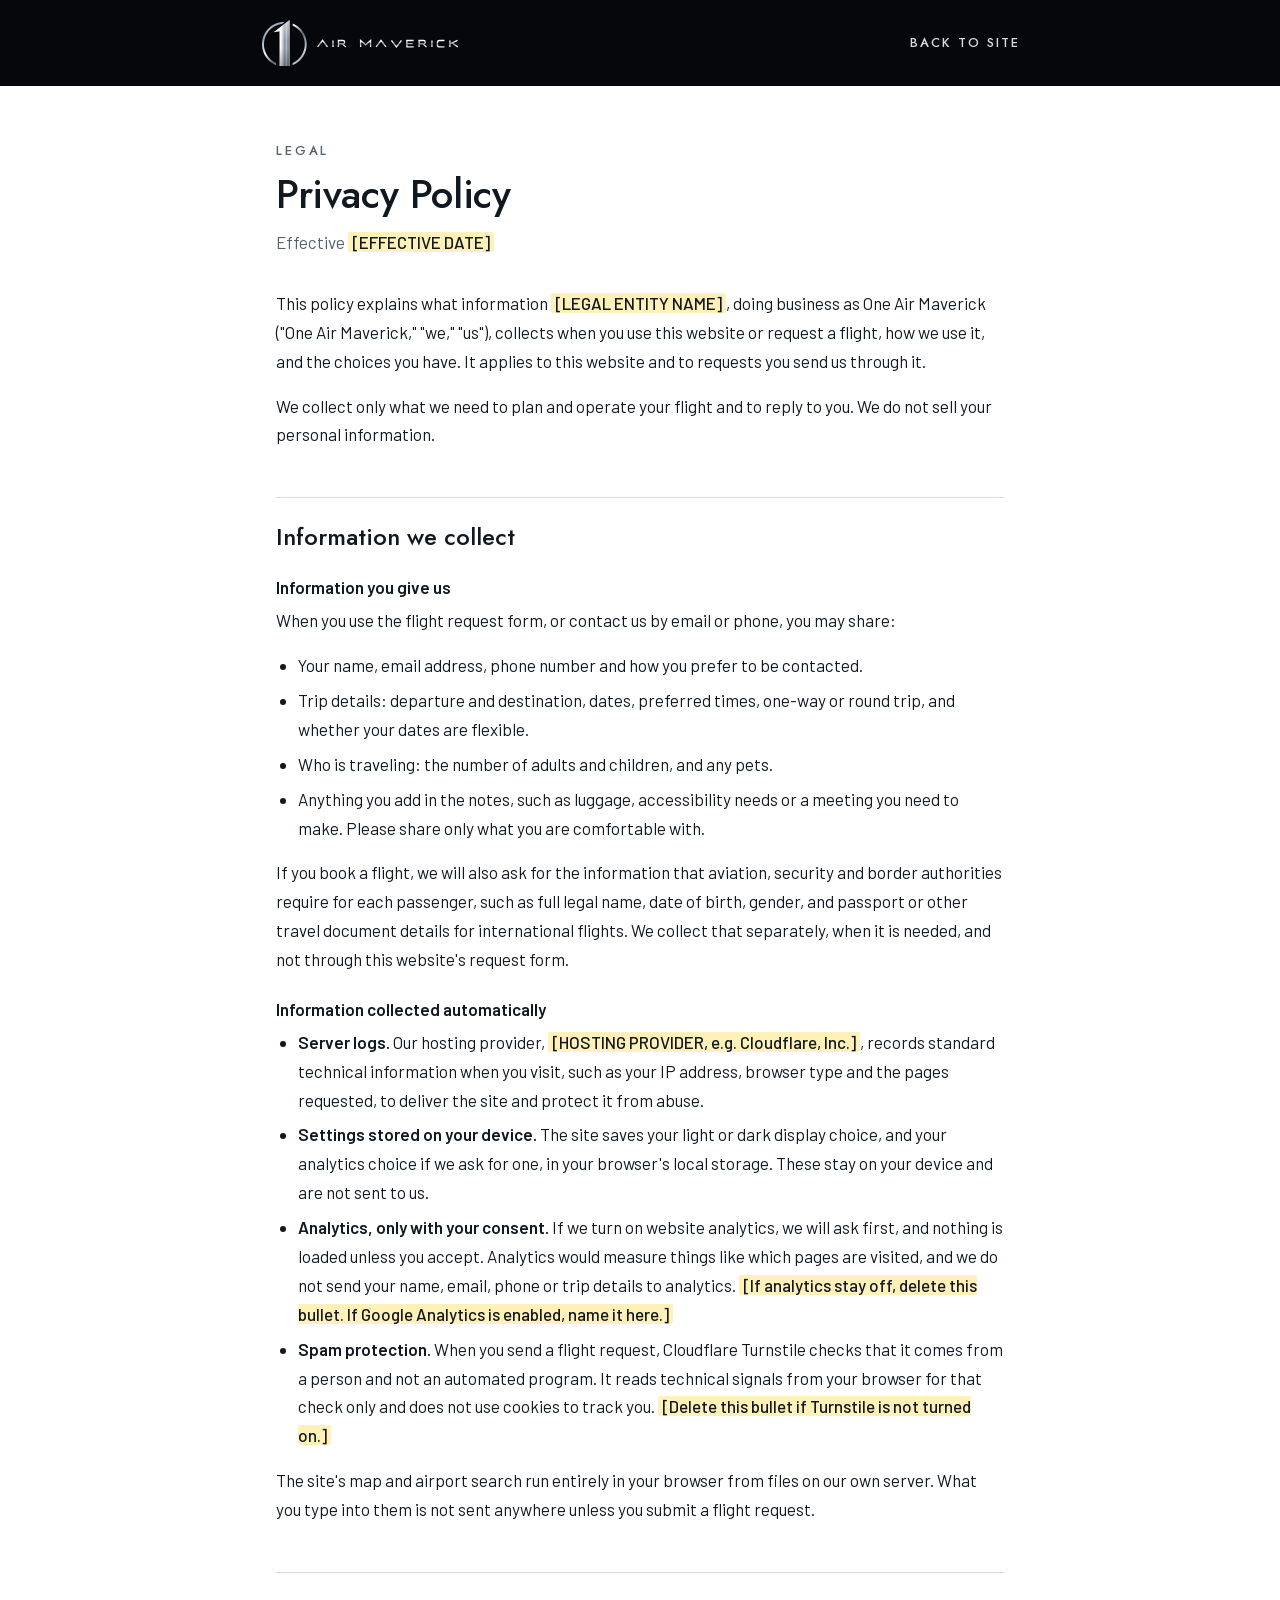
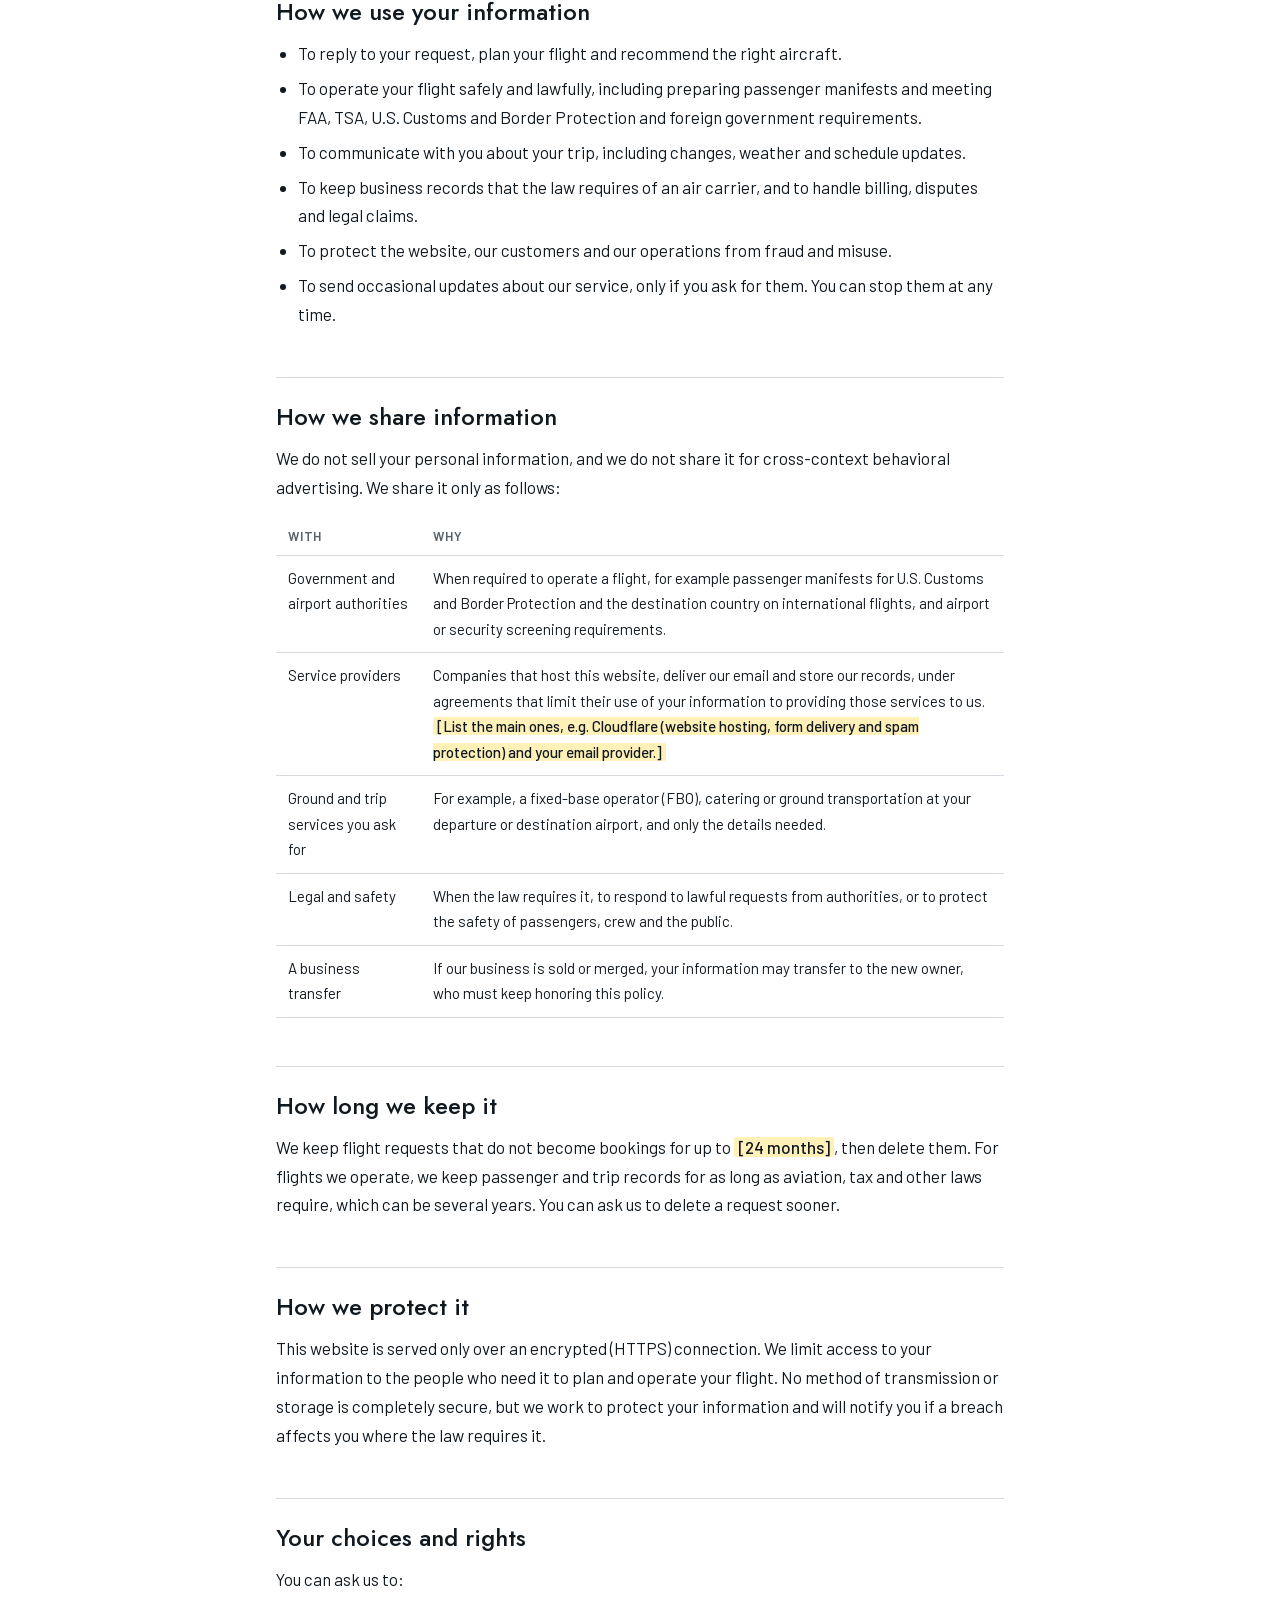
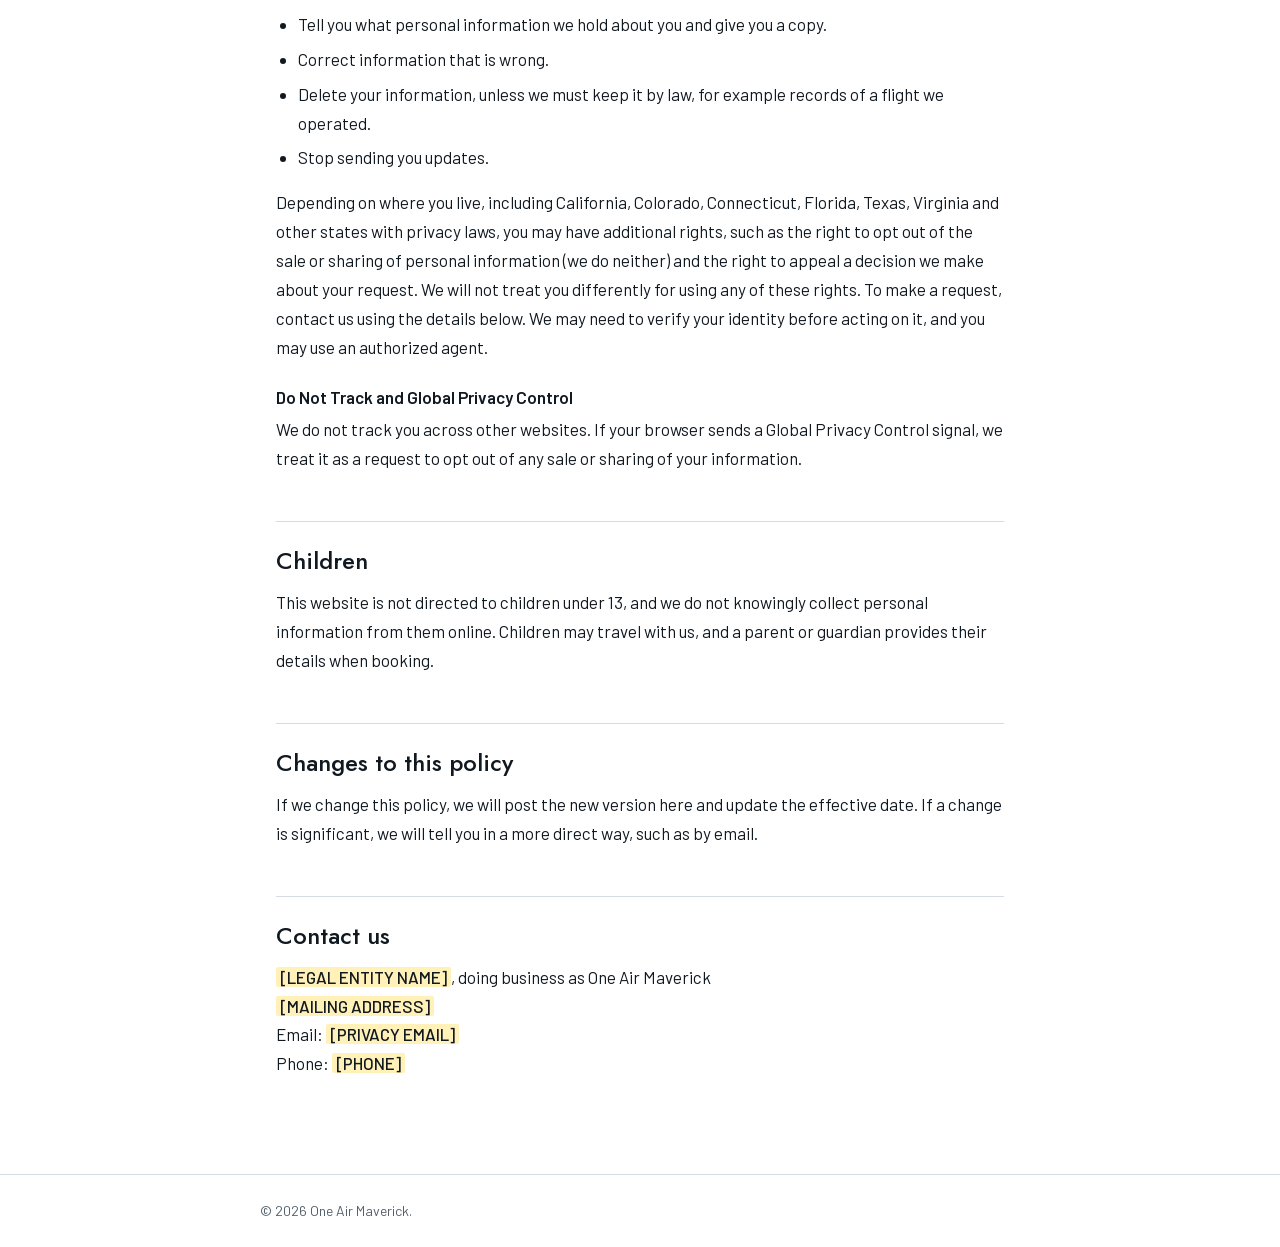
<file: OneAirMaverick-site/public/privacy.html>
<!doctype html>
<html lang="en">
<head>
<meta charset="utf-8">
<meta name="viewport" content="width=device-width, initial-scale=1, viewport-fit=cover">
<title>Privacy Policy | One Air Maverick</title>
<meta name="description" content="How One Air Maverick collects, uses and protects the information you share with us.">
<meta name="theme-color" content="#0B1F3A">
<link rel="icon" href="favicon.svg" type="image/svg+xml">
<link rel="icon" href="favicon.ico" sizes="48x48">
<link rel="apple-touch-icon" href="apple-touch-icon.png">
<link rel="stylesheet" href="assets/fonts/fonts.css">
<script>
(function () {
  var t = null;
  try { t = localStorage.getItem("oam-theme"); } catch (e) {}
  if (!t) t = window.matchMedia && matchMedia("(prefers-color-scheme: dark)").matches ? "dark" : "light";
  document.documentElement.setAttribute("data-theme", t);
})();
</script>
<style>
:root{--bg:#FFFFFF;--bg2:#F2F4F7;--text:#101820;--text2:#55616D;--border:#D5DBE1;--link:#0B1F3A;--mark:#FFF1B8;--markt:#101820}
[data-theme="dark"]{--bg:#0A1424;--bg2:#101C30;--text:#EDF0F2;--text2:#A9B4BF;--border:#22324C;--link:#B4BEC8;--mark:#5A4A12;--markt:#FFF6D6}
*,*::before,*::after{box-sizing:border-box}
body{margin:0;background:var(--bg);color:var(--text);font:400 17px/1.7 Barlow,system-ui,-apple-system,"Segoe UI",sans-serif;-webkit-font-smoothing:antialiased}
a{color:var(--link);text-underline-offset:3px}
:focus-visible{outline:2px solid var(--link);outline-offset:2px;border-radius:2px}
.top{background:#05070A;padding:18px 16px}
.top .in{max-width:760px;margin:0 auto;display:flex;align-items:center;justify-content:space-between;gap:16px}
.top img{display:block;width:200px;height:auto}
.top a.back{color:#D5DBE1;font:500 13px/1 Jost,sans-serif;letter-spacing:.16em;text-transform:uppercase;text-decoration:none}
.top a.back:hover{color:#fff}
main{max-width:760px;margin:0 auto;padding:56px 16px 80px}
.eyebrow{font:500 13px/1.4 Jost,sans-serif;letter-spacing:.22em;text-transform:uppercase;color:var(--text2);margin:0 0 12px}
h1{font:500 40px/1.1 Jost,sans-serif;letter-spacing:-.01em;margin:0 0 12px}
h2{font:500 24px/1.25 Jost,sans-serif;margin:48px 0 12px;padding-top:24px;border-top:1px solid var(--border)}
h3{font:600 17px/1.4 Barlow,sans-serif;margin:24px 0 6px}
p,ul{margin:0 0 16px}
ul{padding-left:22px}
li{margin-bottom:6px}
.meta{color:var(--text2);margin-bottom:32px}
.note{background:var(--bg2);border-left:2px solid var(--text2);padding:14px 18px;margin:24px 0}
mark.fill{background:var(--mark);color:var(--markt);padding:0 4px;border-radius:2px;font-weight:500}
table{width:100%;border-collapse:collapse;margin:8px 0 20px;font-size:15px}
th,td{text-align:left;vertical-align:top;padding:10px 12px;border-bottom:1px solid var(--border)}
th{font:600 13px/1.3 Barlow,sans-serif;letter-spacing:.06em;text-transform:uppercase;color:var(--text2)}
@media(max-width:600px){h1{font-size:32px}table,thead,tbody,tr,th,td{display:block}thead{display:none}td{border:0;padding:4px 0}tr{border-bottom:1px solid var(--border);padding:10px 0}td:first-child{font-weight:600}}
footer{border-top:1px solid var(--border);color:var(--text2);font-size:14px;padding:24px 16px}
footer .in{max-width:760px;margin:0 auto}
@media print{.top{background:none}.top img{filter:invert(1)}mark.fill{background:none;border:1px solid #999}}
</style>
</head>
<body>
<!-- COUNSEL: this policy is a working draft. Replace every highlighted [PLACEHOLDER] and have counsel approve before publishing. -->
<header class="top"><div class="in">
  <a href="index.html" aria-label="One Air Maverick, home"><img src="assets/logo/color-on-dark-horizontal.svg" alt="One Air Maverick" width="200" height="50"></a>
  <a class="back" href="index.html">Back to site</a>
</div></header>

<main id="main">
  <p class="eyebrow">Legal</p>
  <h1>Privacy Policy</h1>
  <p class="meta">Effective <mark class="fill">[EFFECTIVE DATE]</mark></p>

  <p>This policy explains what information <mark class="fill">[LEGAL ENTITY NAME]</mark>, doing business as One Air Maverick ("One Air Maverick," "we," "us"), collects when you use this website or request a flight, how we use it, and the choices you have. It applies to this website and to requests you send us through it.</p>
  <p>We collect only what we need to plan and operate your flight and to reply to you. We do not sell your personal information.</p>

  <h2>Information we collect</h2>
  <h3>Information you give us</h3>
  <p>When you use the flight request form, or contact us by email or phone, you may share:</p>
  <ul>
    <li>Your name, email address, phone number and how you prefer to be contacted.</li>
    <li>Trip details: departure and destination, dates, preferred times, one-way or round trip, and whether your dates are flexible.</li>
    <li>Who is traveling: the number of adults and children, and any pets.</li>
    <li>Anything you add in the notes, such as luggage, accessibility needs or a meeting you need to make. Please share only what you are comfortable with.</li>
  </ul>
  <p>If you book a flight, we will also ask for the information that aviation, security and border authorities require for each passenger, such as full legal name, date of birth, gender, and passport or other travel document details for international flights. We collect that separately, when it is needed, and not through this website's request form.</p>

  <h3>Information collected automatically</h3>
  <ul>
    <li><strong>Server logs.</strong> Our hosting provider, <mark class="fill">[HOSTING PROVIDER, e.g. Cloudflare, Inc.]</mark>, records standard technical information when you visit, such as your IP address, browser type and the pages requested, to deliver the site and protect it from abuse.</li>
    <li><strong>Settings stored on your device.</strong> The site saves your light or dark display choice, and your analytics choice if we ask for one, in your browser's local storage. These stay on your device and are not sent to us.</li>
    <li><strong>Analytics, only with your consent.</strong> If we turn on website analytics, we will ask first, and nothing is loaded unless you accept. Analytics would measure things like which pages are visited, and we do not send your name, email, phone or trip details to analytics. <mark class="fill">[If analytics stay off, delete this bullet. If Google Analytics is enabled, name it here.]</mark></li>
    <li><strong>Spam protection.</strong> When you send a flight request, Cloudflare Turnstile checks that it comes from a person and not an automated program. It reads technical signals from your browser for that check only and does not use cookies to track you. <mark class="fill">[Delete this bullet if Turnstile is not turned on.]</mark></li>
  </ul>
  <p>The site's map and airport search run entirely in your browser from files on our own server. What you type into them is not sent anywhere unless you submit a flight request.</p>

  <h2>How we use your information</h2>
  <ul>
    <li>To reply to your request, plan your flight and recommend the right aircraft.</li>
    <li>To operate your flight safely and lawfully, including preparing passenger manifests and meeting FAA, TSA, U.S. Customs and Border Protection and foreign government requirements.</li>
    <li>To communicate with you about your trip, including changes, weather and schedule updates.</li>
    <li>To keep business records that the law requires of an air carrier, and to handle billing, disputes and legal claims.</li>
    <li>To protect the website, our customers and our operations from fraud and misuse.</li>
    <li>To send occasional updates about our service, only if you ask for them. You can stop them at any time.</li>
  </ul>

  <h2>How we share information</h2>
  <p>We do not sell your personal information, and we do not share it for cross-context behavioral advertising. We share it only as follows:</p>
  <table>
    <thead><tr><th>With</th><th>Why</th></tr></thead>
    <tbody>
      <tr><td>Government and airport authorities</td><td>When required to operate a flight, for example passenger manifests for U.S. Customs and Border Protection and the destination country on international flights, and airport or security screening requirements.</td></tr>
      <tr><td>Service providers</td><td>Companies that host this website, deliver our email and store our records, under agreements that limit their use of your information to providing those services to us. <mark class="fill">[List the main ones, e.g. Cloudflare (website hosting, form delivery and spam protection) and your email provider.]</mark></td></tr>
      <tr><td>Ground and trip services you ask for</td><td>For example, a fixed-base operator (FBO), catering or ground transportation at your departure or destination airport, and only the details needed.</td></tr>
      <tr><td>Legal and safety</td><td>When the law requires it, to respond to lawful requests from authorities, or to protect the safety of passengers, crew and the public.</td></tr>
      <tr><td>A business transfer</td><td>If our business is sold or merged, your information may transfer to the new owner, who must keep honoring this policy.</td></tr>
    </tbody>
  </table>

  <h2>How long we keep it</h2>
  <p>We keep flight requests that do not become bookings for up to <mark class="fill">[24 months]</mark>, then delete them. For flights we operate, we keep passenger and trip records for as long as aviation, tax and other laws require, which can be several years. You can ask us to delete a request sooner.</p>

  <h2>How we protect it</h2>
  <p>This website is served only over an encrypted (HTTPS) connection. We limit access to your information to the people who need it to plan and operate your flight. No method of transmission or storage is completely secure, but we work to protect your information and will notify you if a breach affects you where the law requires it.</p>

  <h2>Your choices and rights</h2>
  <p>You can ask us to:</p>
  <ul>
    <li>Tell you what personal information we hold about you and give you a copy.</li>
    <li>Correct information that is wrong.</li>
    <li>Delete your information, unless we must keep it by law, for example records of a flight we operated.</li>
    <li>Stop sending you updates.</li>
  </ul>
  <p>Depending on where you live, including California, Colorado, Connecticut, Florida, Texas, Virginia and other states with privacy laws, you may have additional rights, such as the right to opt out of the sale or sharing of personal information (we do neither) and the right to appeal a decision we make about your request. We will not treat you differently for using any of these rights. To make a request, contact us using the details below. We may need to verify your identity before acting on it, and you may use an authorized agent.</p>

  <h3>Do Not Track and Global Privacy Control</h3>
  <p>We do not track you across other websites. If your browser sends a Global Privacy Control signal, we treat it as a request to opt out of any sale or sharing of your information.</p>

  <h2>Children</h2>
  <p>This website is not directed to children under 13, and we do not knowingly collect personal information from them online. Children may travel with us, and a parent or guardian provides their details when booking.</p>

  <h2>Changes to this policy</h2>
  <p>If we change this policy, we will post the new version here and update the effective date. If a change is significant, we will tell you in a more direct way, such as by email.</p>

  <h2>Contact us</h2>
  <p><mark class="fill">[LEGAL ENTITY NAME]</mark>, doing business as One Air Maverick<br>
  <mark class="fill">[MAILING ADDRESS]</mark><br>
  Email: <mark class="fill">[PRIVACY EMAIL]</mark><br>
  Phone: <mark class="fill">[PHONE]</mark></p>
</main>

<footer><div class="in">© 2026 One Air Maverick.</div></footer>
</body>
</html>
</file>
<file: OneAirMaverick-site/public/assets/fonts/fonts.css>
/* Self-hosted fonts (SIL Open Font License 1.1, see OFL-*.txt in this folder). Latin and Latin Extended only. */
@font-face {
  font-family: 'Barlow';
  font-style: normal;
  font-weight: 400;
  font-display: swap;
  src: url(barlow-400-latin-ext.woff2) format('woff2');
  unicode-range: U+0100-02BA, U+02BD-02C5, U+02C7-02CC, U+02CE-02D7, U+02DD-02FF, U+0304, U+0308, U+0329, U+1D00-1DBF, U+1E00-1E9F, U+1EF2-1EFF, U+2020, U+20A0-20AB, U+20AD-20C0, U+2113, U+2C60-2C7F, U+A720-A7FF;
}
@font-face {
  font-family: 'Barlow';
  font-style: normal;
  font-weight: 400;
  font-display: swap;
  src: url(barlow-400-latin.woff2) format('woff2');
  unicode-range: U+0000-00FF, U+0131, U+0152-0153, U+02BB-02BC, U+02C6, U+02DA, U+02DC, U+0304, U+0308, U+0329, U+2000-206F, U+20AC, U+2122, U+2191, U+2193, U+2212, U+2215, U+FEFF, U+FFFD;
}
@font-face {
  font-family: 'Barlow';
  font-style: normal;
  font-weight: 500;
  font-display: swap;
  src: url(barlow-500-latin-ext.woff2) format('woff2');
  unicode-range: U+0100-02BA, U+02BD-02C5, U+02C7-02CC, U+02CE-02D7, U+02DD-02FF, U+0304, U+0308, U+0329, U+1D00-1DBF, U+1E00-1E9F, U+1EF2-1EFF, U+2020, U+20A0-20AB, U+20AD-20C0, U+2113, U+2C60-2C7F, U+A720-A7FF;
}
@font-face {
  font-family: 'Barlow';
  font-style: normal;
  font-weight: 500;
  font-display: swap;
  src: url(barlow-500-latin.woff2) format('woff2');
  unicode-range: U+0000-00FF, U+0131, U+0152-0153, U+02BB-02BC, U+02C6, U+02DA, U+02DC, U+0304, U+0308, U+0329, U+2000-206F, U+20AC, U+2122, U+2191, U+2193, U+2212, U+2215, U+FEFF, U+FFFD;
}
@font-face {
  font-family: 'Barlow';
  font-style: normal;
  font-weight: 600;
  font-display: swap;
  src: url(barlow-600-latin-ext.woff2) format('woff2');
  unicode-range: U+0100-02BA, U+02BD-02C5, U+02C7-02CC, U+02CE-02D7, U+02DD-02FF, U+0304, U+0308, U+0329, U+1D00-1DBF, U+1E00-1E9F, U+1EF2-1EFF, U+2020, U+20A0-20AB, U+20AD-20C0, U+2113, U+2C60-2C7F, U+A720-A7FF;
}
@font-face {
  font-family: 'Barlow';
  font-style: normal;
  font-weight: 600;
  font-display: swap;
  src: url(barlow-600-latin.woff2) format('woff2');
  unicode-range: U+0000-00FF, U+0131, U+0152-0153, U+02BB-02BC, U+02C6, U+02DA, U+02DC, U+0304, U+0308, U+0329, U+2000-206F, U+20AC, U+2122, U+2191, U+2193, U+2212, U+2215, U+FEFF, U+FFFD;
}
@font-face {
  font-family: 'Barlow Semi Condensed';
  font-style: normal;
  font-weight: 500;
  font-display: swap;
  src: url(barlow-semi-condensed-500-latin-ext.woff2) format('woff2');
  unicode-range: U+0100-02BA, U+02BD-02C5, U+02C7-02CC, U+02CE-02D7, U+02DD-02FF, U+0304, U+0308, U+0329, U+1D00-1DBF, U+1E00-1E9F, U+1EF2-1EFF, U+2020, U+20A0-20AB, U+20AD-20C0, U+2113, U+2C60-2C7F, U+A720-A7FF;
}
@font-face {
  font-family: 'Barlow Semi Condensed';
  font-style: normal;
  font-weight: 500;
  font-display: swap;
  src: url(barlow-semi-condensed-500-latin.woff2) format('woff2');
  unicode-range: U+0000-00FF, U+0131, U+0152-0153, U+02BB-02BC, U+02C6, U+02DA, U+02DC, U+0304, U+0308, U+0329, U+2000-206F, U+20AC, U+2122, U+2191, U+2193, U+2212, U+2215, U+FEFF, U+FFFD;
}
@font-face {
  font-family: 'Barlow Semi Condensed';
  font-style: normal;
  font-weight: 600;
  font-display: swap;
  src: url(barlow-semi-condensed-600-latin-ext.woff2) format('woff2');
  unicode-range: U+0100-02BA, U+02BD-02C5, U+02C7-02CC, U+02CE-02D7, U+02DD-02FF, U+0304, U+0308, U+0329, U+1D00-1DBF, U+1E00-1E9F, U+1EF2-1EFF, U+2020, U+20A0-20AB, U+20AD-20C0, U+2113, U+2C60-2C7F, U+A720-A7FF;
}
@font-face {
  font-family: 'Barlow Semi Condensed';
  font-style: normal;
  font-weight: 600;
  font-display: swap;
  src: url(barlow-semi-condensed-600-latin.woff2) format('woff2');
  unicode-range: U+0000-00FF, U+0131, U+0152-0153, U+02BB-02BC, U+02C6, U+02DA, U+02DC, U+0304, U+0308, U+0329, U+2000-206F, U+20AC, U+2122, U+2191, U+2193, U+2212, U+2215, U+FEFF, U+FFFD;
}
@font-face {
  font-family: 'Jost';
  font-style: normal;
  font-weight: 400;
  font-display: swap;
  src: url(jost-400-latin-ext.woff2) format('woff2');
  unicode-range: U+0100-02BA, U+02BD-02C5, U+02C7-02CC, U+02CE-02D7, U+02DD-02FF, U+0304, U+0308, U+0329, U+1D00-1DBF, U+1E00-1E9F, U+1EF2-1EFF, U+2020, U+20A0-20AB, U+20AD-20C0, U+2113, U+2C60-2C7F, U+A720-A7FF;
}
@font-face {
  font-family: 'Jost';
  font-style: normal;
  font-weight: 400;
  font-display: swap;
  src: url(jost-400-latin.woff2) format('woff2');
  unicode-range: U+0000-00FF, U+0131, U+0152-0153, U+02BB-02BC, U+02C6, U+02DA, U+02DC, U+0304, U+0308, U+0329, U+2000-206F, U+20AC, U+2122, U+2191, U+2193, U+2212, U+2215, U+FEFF, U+FFFD;
}
@font-face {
  font-family: 'Jost';
  font-style: normal;
  font-weight: 500;
  font-display: swap;
  src: url(jost-400-latin-ext.woff2) format('woff2');
  unicode-range: U+0100-02BA, U+02BD-02C5, U+02C7-02CC, U+02CE-02D7, U+02DD-02FF, U+0304, U+0308, U+0329, U+1D00-1DBF, U+1E00-1E9F, U+1EF2-1EFF, U+2020, U+20A0-20AB, U+20AD-20C0, U+2113, U+2C60-2C7F, U+A720-A7FF;
}
@font-face {
  font-family: 'Jost';
  font-style: normal;
  font-weight: 500;
  font-display: swap;
  src: url(jost-400-latin.woff2) format('woff2');
  unicode-range: U+0000-00FF, U+0131, U+0152-0153, U+02BB-02BC, U+02C6, U+02DA, U+02DC, U+0304, U+0308, U+0329, U+2000-206F, U+20AC, U+2122, U+2191, U+2193, U+2212, U+2215, U+FEFF, U+FFFD;
}
@font-face {
  font-family: 'Jost';
  font-style: normal;
  font-weight: 600;
  font-display: swap;
  src: url(jost-400-latin-ext.woff2) format('woff2');
  unicode-range: U+0100-02BA, U+02BD-02C5, U+02C7-02CC, U+02CE-02D7, U+02DD-02FF, U+0304, U+0308, U+0329, U+1D00-1DBF, U+1E00-1E9F, U+1EF2-1EFF, U+2020, U+20A0-20AB, U+20AD-20C0, U+2113, U+2C60-2C7F, U+A720-A7FF;
}
@font-face {
  font-family: 'Jost';
  font-style: normal;
  font-weight: 600;
  font-display: swap;
  src: url(jost-400-latin.woff2) format('woff2');
  unicode-range: U+0000-00FF, U+0131, U+0152-0153, U+02BB-02BC, U+02C6, U+02DA, U+02DC, U+0304, U+0308, U+0329, U+2000-206F, U+20AC, U+2122, U+2191, U+2193, U+2212, U+2215, U+FEFF, U+FFFD;
}
</file>
